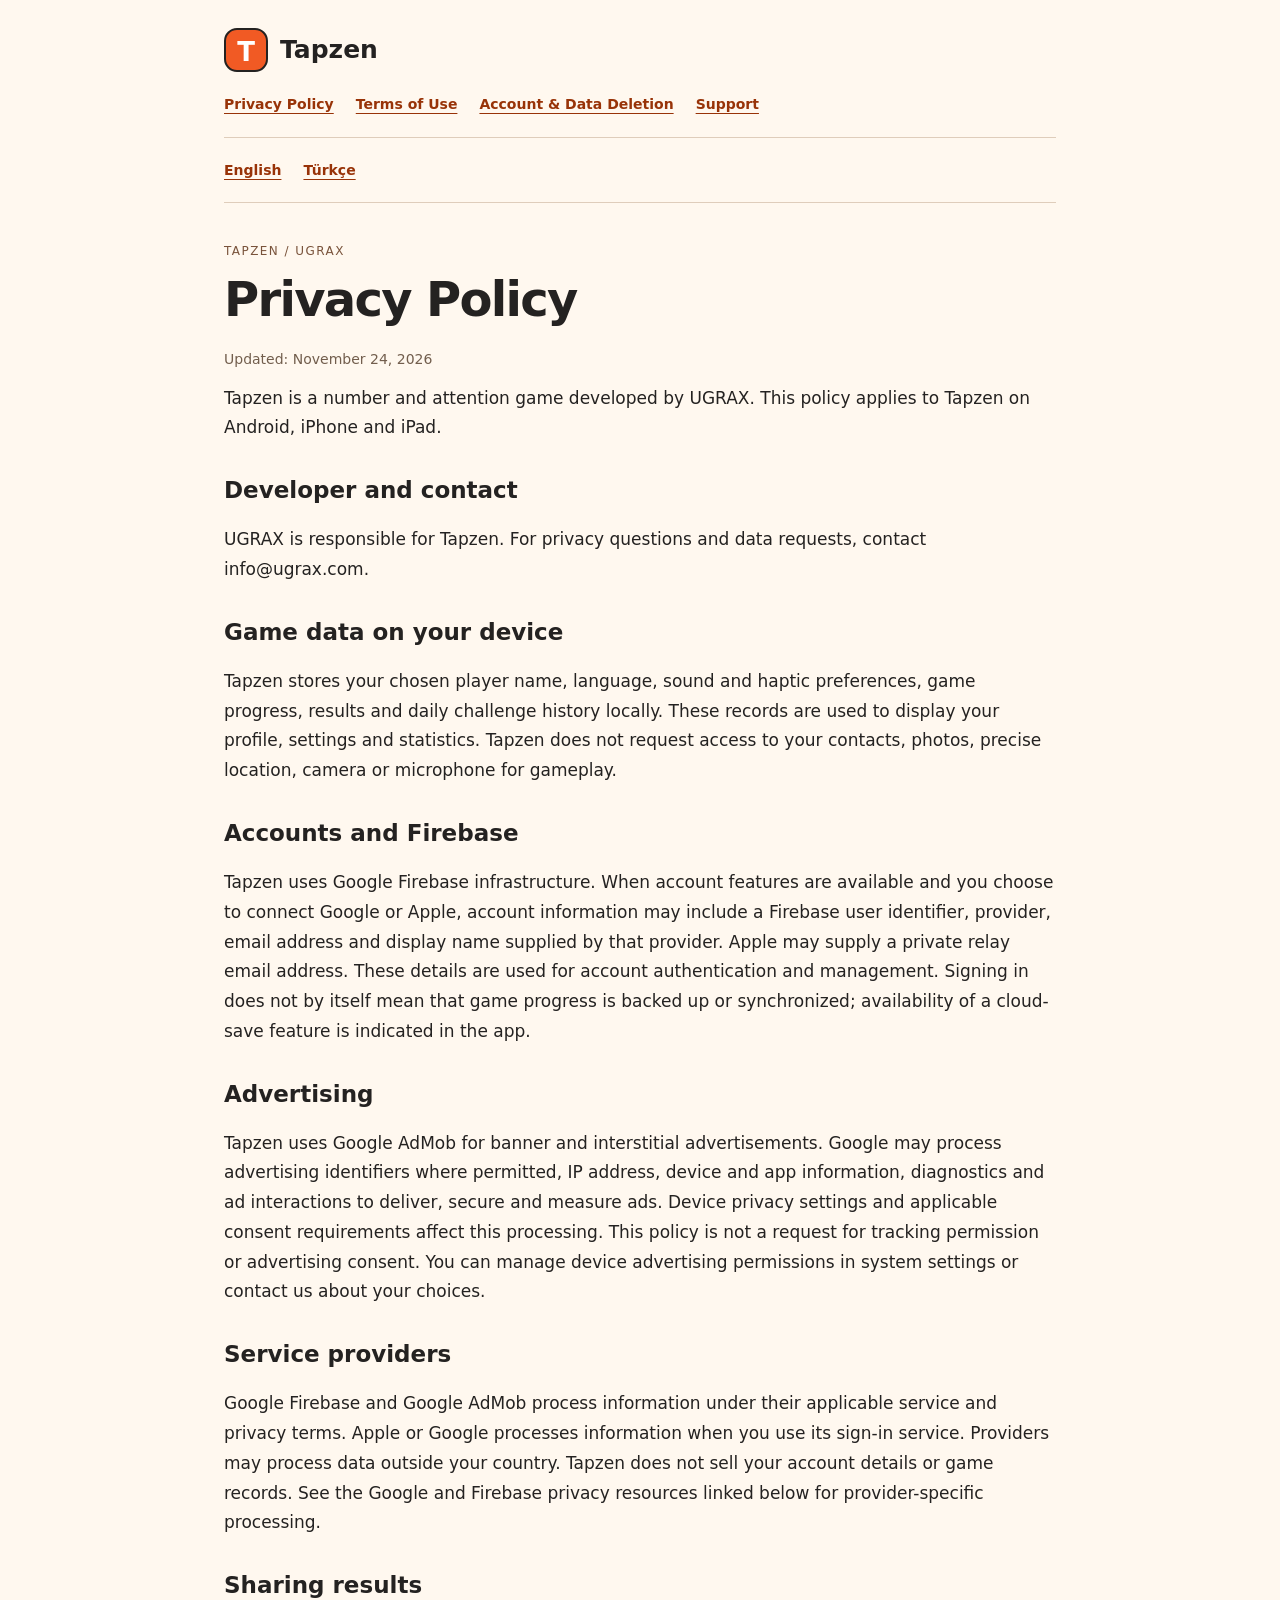
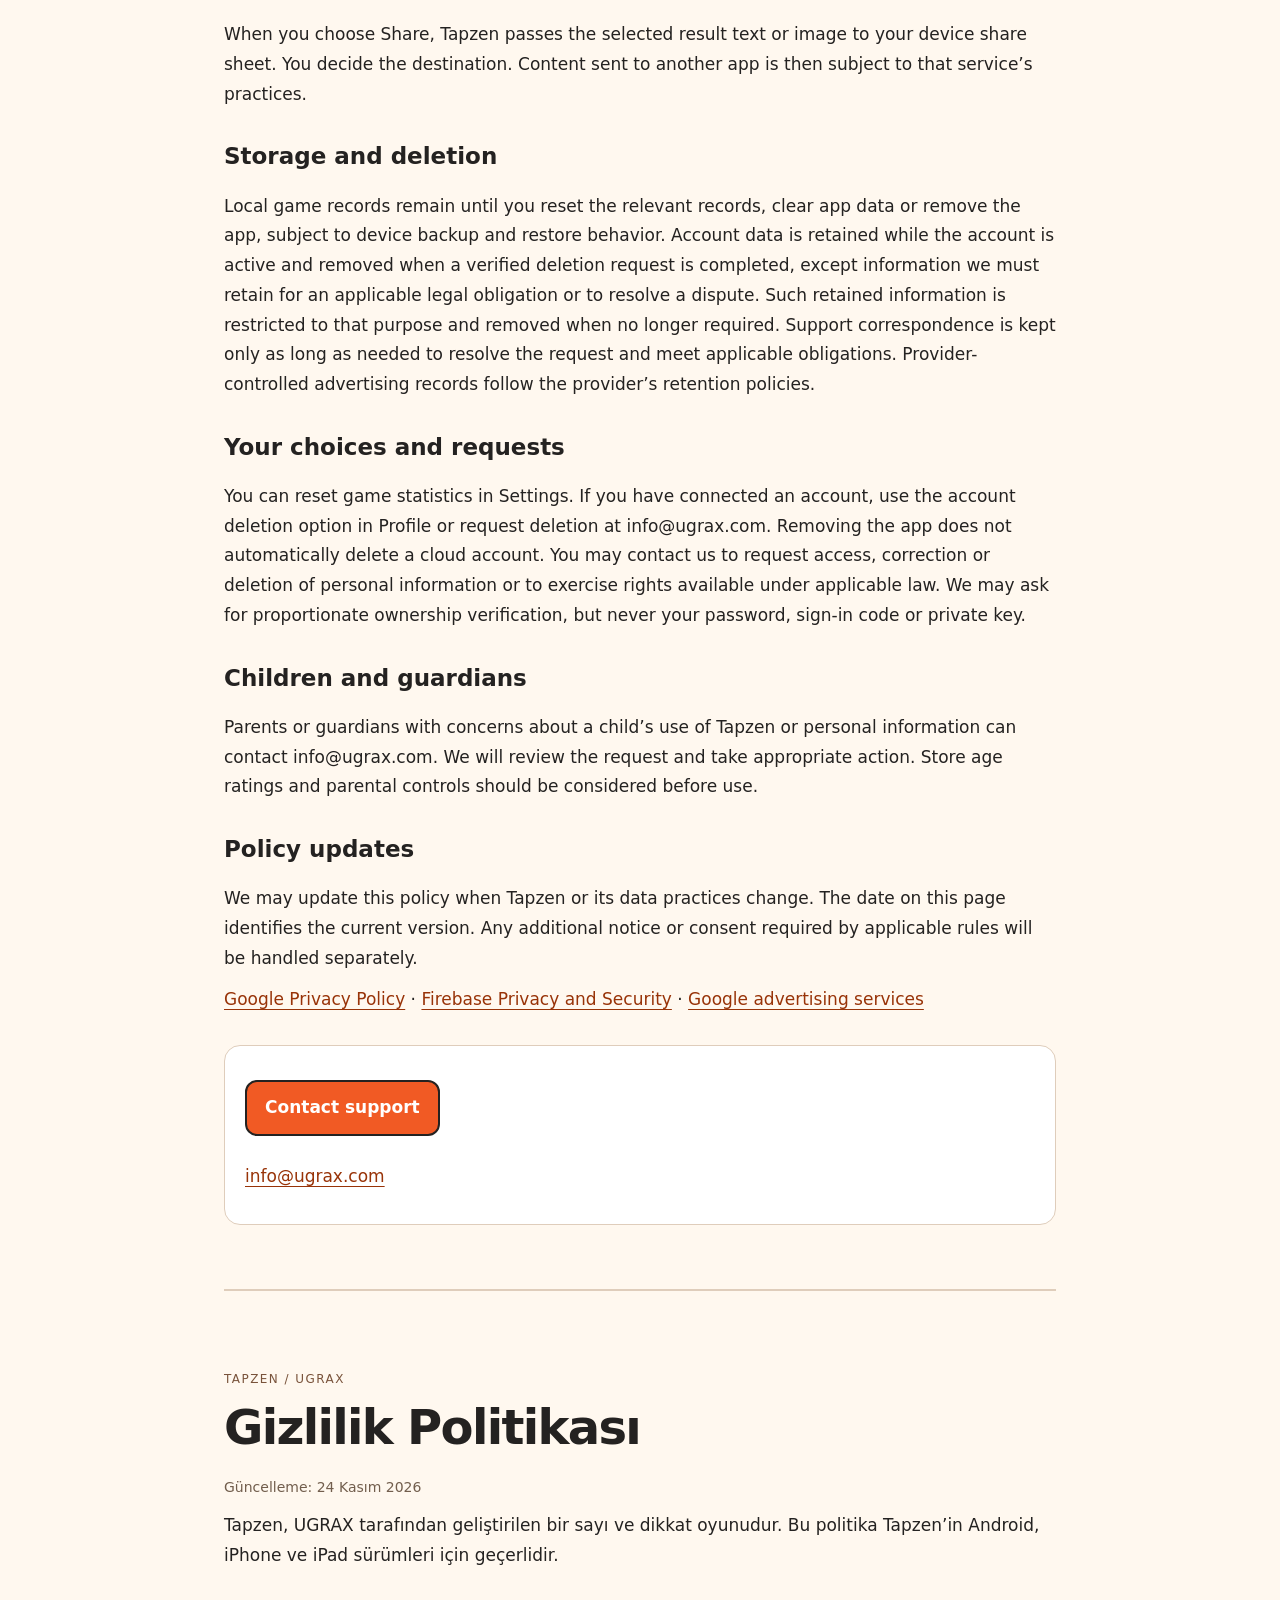
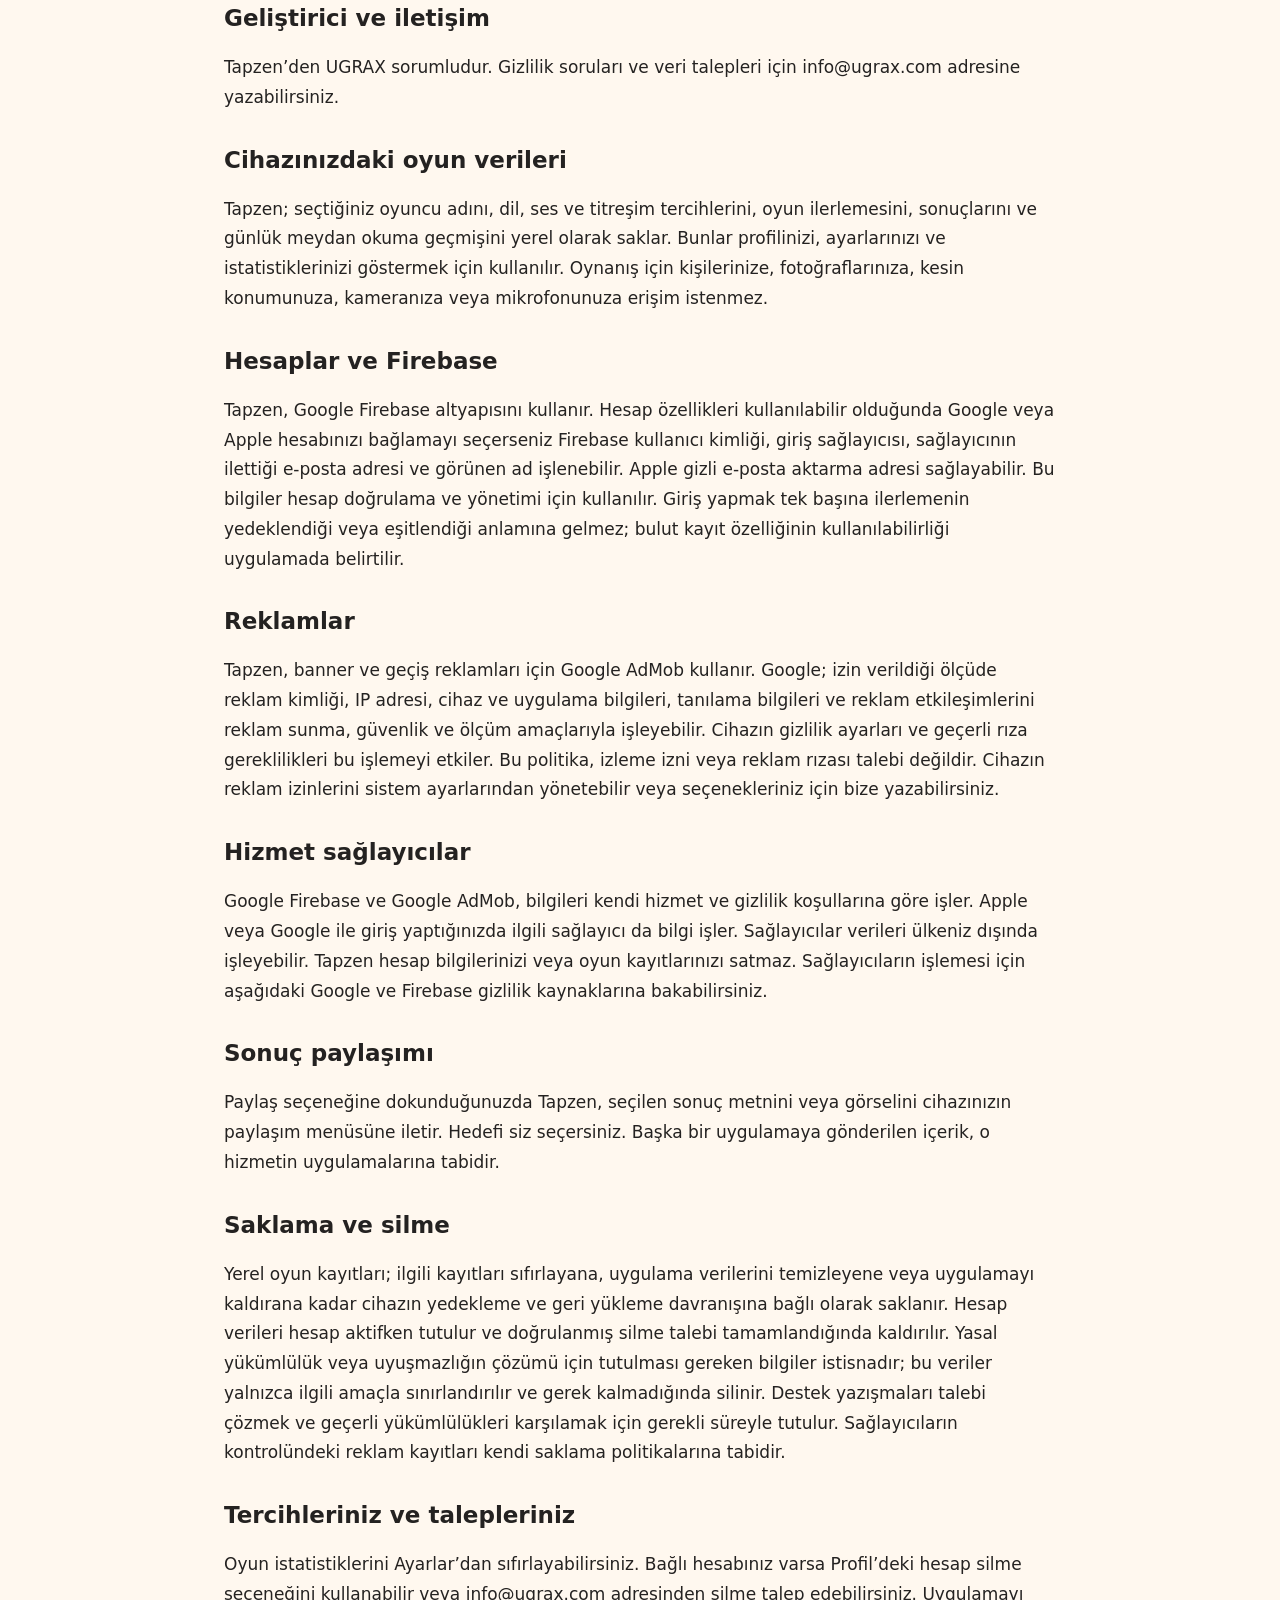
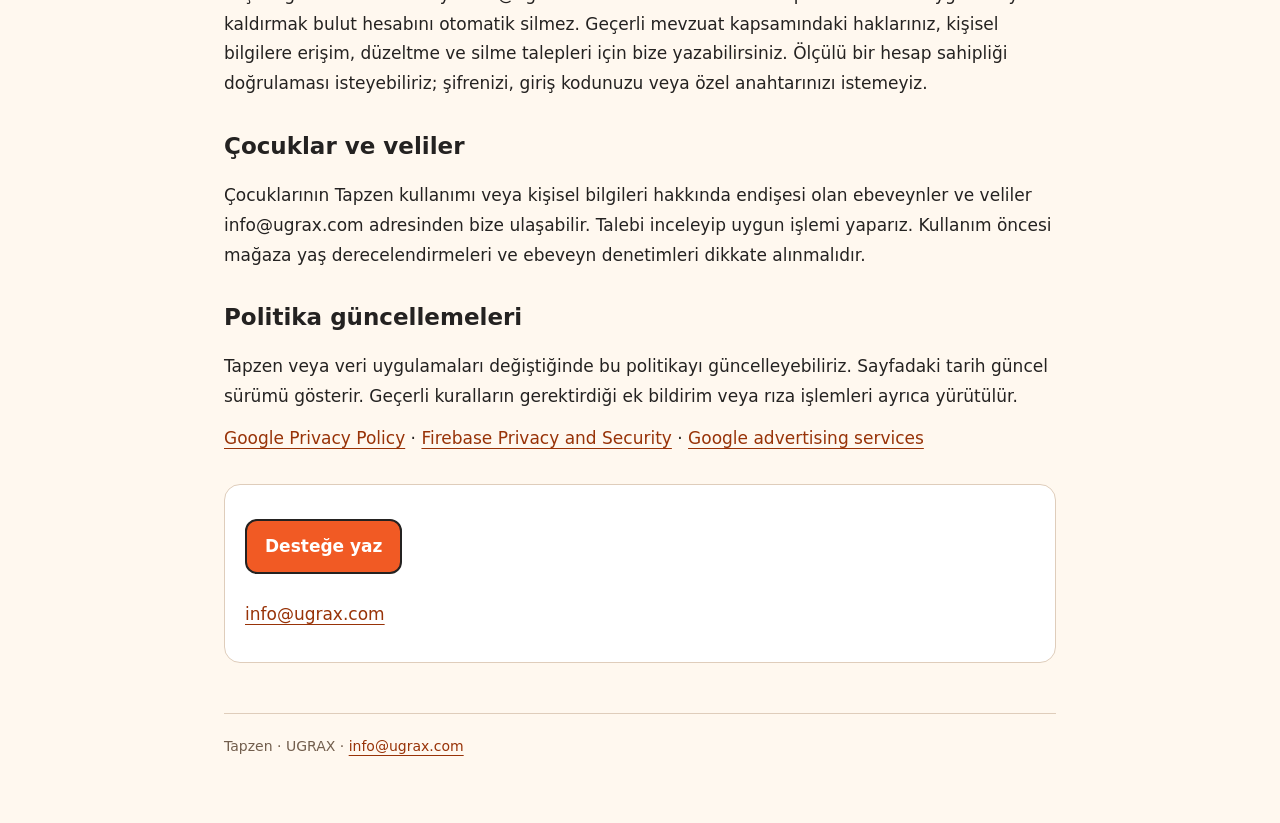
<file: index.html>
<!doctype html>
<html lang="en"><head><meta charset="utf-8"><meta name="viewport" content="width=device-width, initial-scale=1"><meta name="description" content="Tapzen by UGRAX: privacy, terms, support and account deletion."><title>Tapzen · Privacy Policy</title><link rel="stylesheet" href="./style.css"></head>
<body><main class="wrap"><a class="brand" href="./"><span class="mark" aria-hidden="true">T</span>Tapzen</a><nav aria-label="Tapzen"><a href="./privacy/">Privacy Policy</a><a href="./terms/">Terms of Use</a><a href="./delete-account/">Account &amp; Data Deletion</a><a href="./support/">Support</a></nav><nav aria-label="Language"><a href="#en" lang="en">English</a><a href="#tr" lang="tr">Türkçe</a></nav><section class="doc" id="en" lang="en"><p class="eyebrow">Tapzen / UGRAX</p><h1>Privacy Policy</h1><p class="date">Updated: November 24, 2026</p><p>Tapzen is a number and attention game developed by UGRAX. This policy applies to Tapzen on Android, iPhone and iPad.</p><h2>Developer and contact</h2><p>UGRAX is responsible for Tapzen. For privacy questions and data requests, contact info@ugrax.com.</p><h2>Game data on your device</h2><p>Tapzen stores your chosen player name, language, sound and haptic preferences, game progress, results and daily challenge history locally. These records are used to display your profile, settings and statistics. Tapzen does not request access to your contacts, photos, precise location, camera or microphone for gameplay.</p><h2>Accounts and Firebase</h2><p>Tapzen uses Google Firebase infrastructure. When account features are available and you choose to connect Google or Apple, account information may include a Firebase user identifier, provider, email address and display name supplied by that provider. Apple may supply a private relay email address. These details are used for account authentication and management. Signing in does not by itself mean that game progress is backed up or synchronized; availability of a cloud-save feature is indicated in the app.</p><h2>Advertising</h2><p>Tapzen uses Google AdMob for banner and interstitial advertisements. Google may process advertising identifiers where permitted, IP address, device and app information, diagnostics and ad interactions to deliver, secure and measure ads. Device privacy settings and applicable consent requirements affect this processing. This policy is not a request for tracking permission or advertising consent. You can manage device advertising permissions in system settings or contact us about your choices.</p><h2>Service providers</h2><p>Google Firebase and Google AdMob process information under their applicable service and privacy terms. Apple or Google processes information when you use its sign-in service. Providers may process data outside your country. Tapzen does not sell your account details or game records. See the Google and Firebase privacy resources linked below for provider-specific processing.</p><h2>Sharing results</h2><p>When you choose Share, Tapzen passes the selected result text or image to your device share sheet. You decide the destination. Content sent to another app is then subject to that service’s practices.</p><h2>Storage and deletion</h2><p>Local game records remain until you reset the relevant records, clear app data or remove the app, subject to device backup and restore behavior. Account data is retained while the account is active and removed when a verified deletion request is completed, except information we must retain for an applicable legal obligation or to resolve a dispute. Such retained information is restricted to that purpose and removed when no longer required. Support correspondence is kept only as long as needed to resolve the request and meet applicable obligations. Provider-controlled advertising records follow the provider’s retention policies.</p><h2>Your choices and requests</h2><p>You can reset game statistics in Settings. If you have connected an account, use the account deletion option in Profile or request deletion at info@ugrax.com. Removing the app does not automatically delete a cloud account. You may contact us to request access, correction or deletion of personal information or to exercise rights available under applicable law. We may ask for proportionate ownership verification, but never your password, sign-in code or private key.</p><h2>Children and guardians</h2><p>Parents or guardians with concerns about a child’s use of Tapzen or personal information can contact info@ugrax.com. We will review the request and take appropriate action. Store age ratings and parental controls should be considered before use.</p><h2>Policy updates</h2><p>We may update this policy when Tapzen or its data practices change. The date on this page identifies the current version. Any additional notice or consent required by applicable rules will be handled separately.</p><p><a href="https://policies.google.com/privacy">Google Privacy Policy</a> · <a href="https://firebase.google.com/support/privacy">Firebase Privacy and Security</a> · <a href="https://policies.google.com/technologies/partner-sites">Google advertising services</a></p><div class="contact"><a class="button" href="mailto:info@ugrax.com?subject=Tapzen%20support">Contact support</a><p><a href="mailto:info@ugrax.com">info@ugrax.com</a></p></div></section><section class="doc" id="tr" lang="tr"><p class="eyebrow">Tapzen / UGRAX</p><h1>Gizlilik Politikası</h1><p class="date">Güncelleme: 24 Kasım 2026</p><p>Tapzen, UGRAX tarafından geliştirilen bir sayı ve dikkat oyunudur. Bu politika Tapzen’in Android, iPhone ve iPad sürümleri için geçerlidir.</p><h2>Geliştirici ve iletişim</h2><p>Tapzen’den UGRAX sorumludur. Gizlilik soruları ve veri talepleri için info@ugrax.com adresine yazabilirsiniz.</p><h2>Cihazınızdaki oyun verileri</h2><p>Tapzen; seçtiğiniz oyuncu adını, dil, ses ve titreşim tercihlerini, oyun ilerlemesini, sonuçlarını ve günlük meydan okuma geçmişini yerel olarak saklar. Bunlar profilinizi, ayarlarınızı ve istatistiklerinizi göstermek için kullanılır. Oynanış için kişilerinize, fotoğraflarınıza, kesin konumunuza, kameranıza veya mikrofonunuza erişim istenmez.</p><h2>Hesaplar ve Firebase</h2><p>Tapzen, Google Firebase altyapısını kullanır. Hesap özellikleri kullanılabilir olduğunda Google veya Apple hesabınızı bağlamayı seçerseniz Firebase kullanıcı kimliği, giriş sağlayıcısı, sağlayıcının ilettiği e-posta adresi ve görünen ad işlenebilir. Apple gizli e-posta aktarma adresi sağlayabilir. Bu bilgiler hesap doğrulama ve yönetimi için kullanılır. Giriş yapmak tek başına ilerlemenin yedeklendiği veya eşitlendiği anlamına gelmez; bulut kayıt özelliğinin kullanılabilirliği uygulamada belirtilir.</p><h2>Reklamlar</h2><p>Tapzen, banner ve geçiş reklamları için Google AdMob kullanır. Google; izin verildiği ölçüde reklam kimliği, IP adresi, cihaz ve uygulama bilgileri, tanılama bilgileri ve reklam etkileşimlerini reklam sunma, güvenlik ve ölçüm amaçlarıyla işleyebilir. Cihazın gizlilik ayarları ve geçerli rıza gereklilikleri bu işlemeyi etkiler. Bu politika, izleme izni veya reklam rızası talebi değildir. Cihazın reklam izinlerini sistem ayarlarından yönetebilir veya seçenekleriniz için bize yazabilirsiniz.</p><h2>Hizmet sağlayıcılar</h2><p>Google Firebase ve Google AdMob, bilgileri kendi hizmet ve gizlilik koşullarına göre işler. Apple veya Google ile giriş yaptığınızda ilgili sağlayıcı da bilgi işler. Sağlayıcılar verileri ülkeniz dışında işleyebilir. Tapzen hesap bilgilerinizi veya oyun kayıtlarınızı satmaz. Sağlayıcıların işlemesi için aşağıdaki Google ve Firebase gizlilik kaynaklarına bakabilirsiniz.</p><h2>Sonuç paylaşımı</h2><p>Paylaş seçeneğine dokunduğunuzda Tapzen, seçilen sonuç metnini veya görselini cihazınızın paylaşım menüsüne iletir. Hedefi siz seçersiniz. Başka bir uygulamaya gönderilen içerik, o hizmetin uygulamalarına tabidir.</p><h2>Saklama ve silme</h2><p>Yerel oyun kayıtları; ilgili kayıtları sıfırlayana, uygulama verilerini temizleyene veya uygulamayı kaldırana kadar cihazın yedekleme ve geri yükleme davranışına bağlı olarak saklanır. Hesap verileri hesap aktifken tutulur ve doğrulanmış silme talebi tamamlandığında kaldırılır. Yasal yükümlülük veya uyuşmazlığın çözümü için tutulması gereken bilgiler istisnadır; bu veriler yalnızca ilgili amaçla sınırlandırılır ve gerek kalmadığında silinir. Destek yazışmaları talebi çözmek ve geçerli yükümlülükleri karşılamak için gerekli süreyle tutulur. Sağlayıcıların kontrolündeki reklam kayıtları kendi saklama politikalarına tabidir.</p><h2>Tercihleriniz ve talepleriniz</h2><p>Oyun istatistiklerini Ayarlar’dan sıfırlayabilirsiniz. Bağlı hesabınız varsa Profil’deki hesap silme seçeneğini kullanabilir veya info@ugrax.com adresinden silme talep edebilirsiniz. Uygulamayı kaldırmak bulut hesabını otomatik silmez. Geçerli mevzuat kapsamındaki haklarınız, kişisel bilgilere erişim, düzeltme ve silme talepleri için bize yazabilirsiniz. Ölçülü bir hesap sahipliği doğrulaması isteyebiliriz; şifrenizi, giriş kodunuzu veya özel anahtarınızı istemeyiz.</p><h2>Çocuklar ve veliler</h2><p>Çocuklarının Tapzen kullanımı veya kişisel bilgileri hakkında endişesi olan ebeveynler ve veliler info@ugrax.com adresinden bize ulaşabilir. Talebi inceleyip uygun işlemi yaparız. Kullanım öncesi mağaza yaş derecelendirmeleri ve ebeveyn denetimleri dikkate alınmalıdır.</p><h2>Politika güncellemeleri</h2><p>Tapzen veya veri uygulamaları değiştiğinde bu politikayı güncelleyebiliriz. Sayfadaki tarih güncel sürümü gösterir. Geçerli kuralların gerektirdiği ek bildirim veya rıza işlemleri ayrıca yürütülür.</p><p><a href="https://policies.google.com/privacy">Google Privacy Policy</a> · <a href="https://firebase.google.com/support/privacy">Firebase Privacy and Security</a> · <a href="https://policies.google.com/technologies/partner-sites">Google advertising services</a></p><div class="contact"><a class="button" href="mailto:info@ugrax.com?subject=Tapzen%20support">Desteğe yaz</a><p><a href="mailto:info@ugrax.com">info@ugrax.com</a></p></div></section><footer>Tapzen · UGRAX · <a href="mailto:info@ugrax.com">info@ugrax.com</a></footer></main></body></html>
</file>
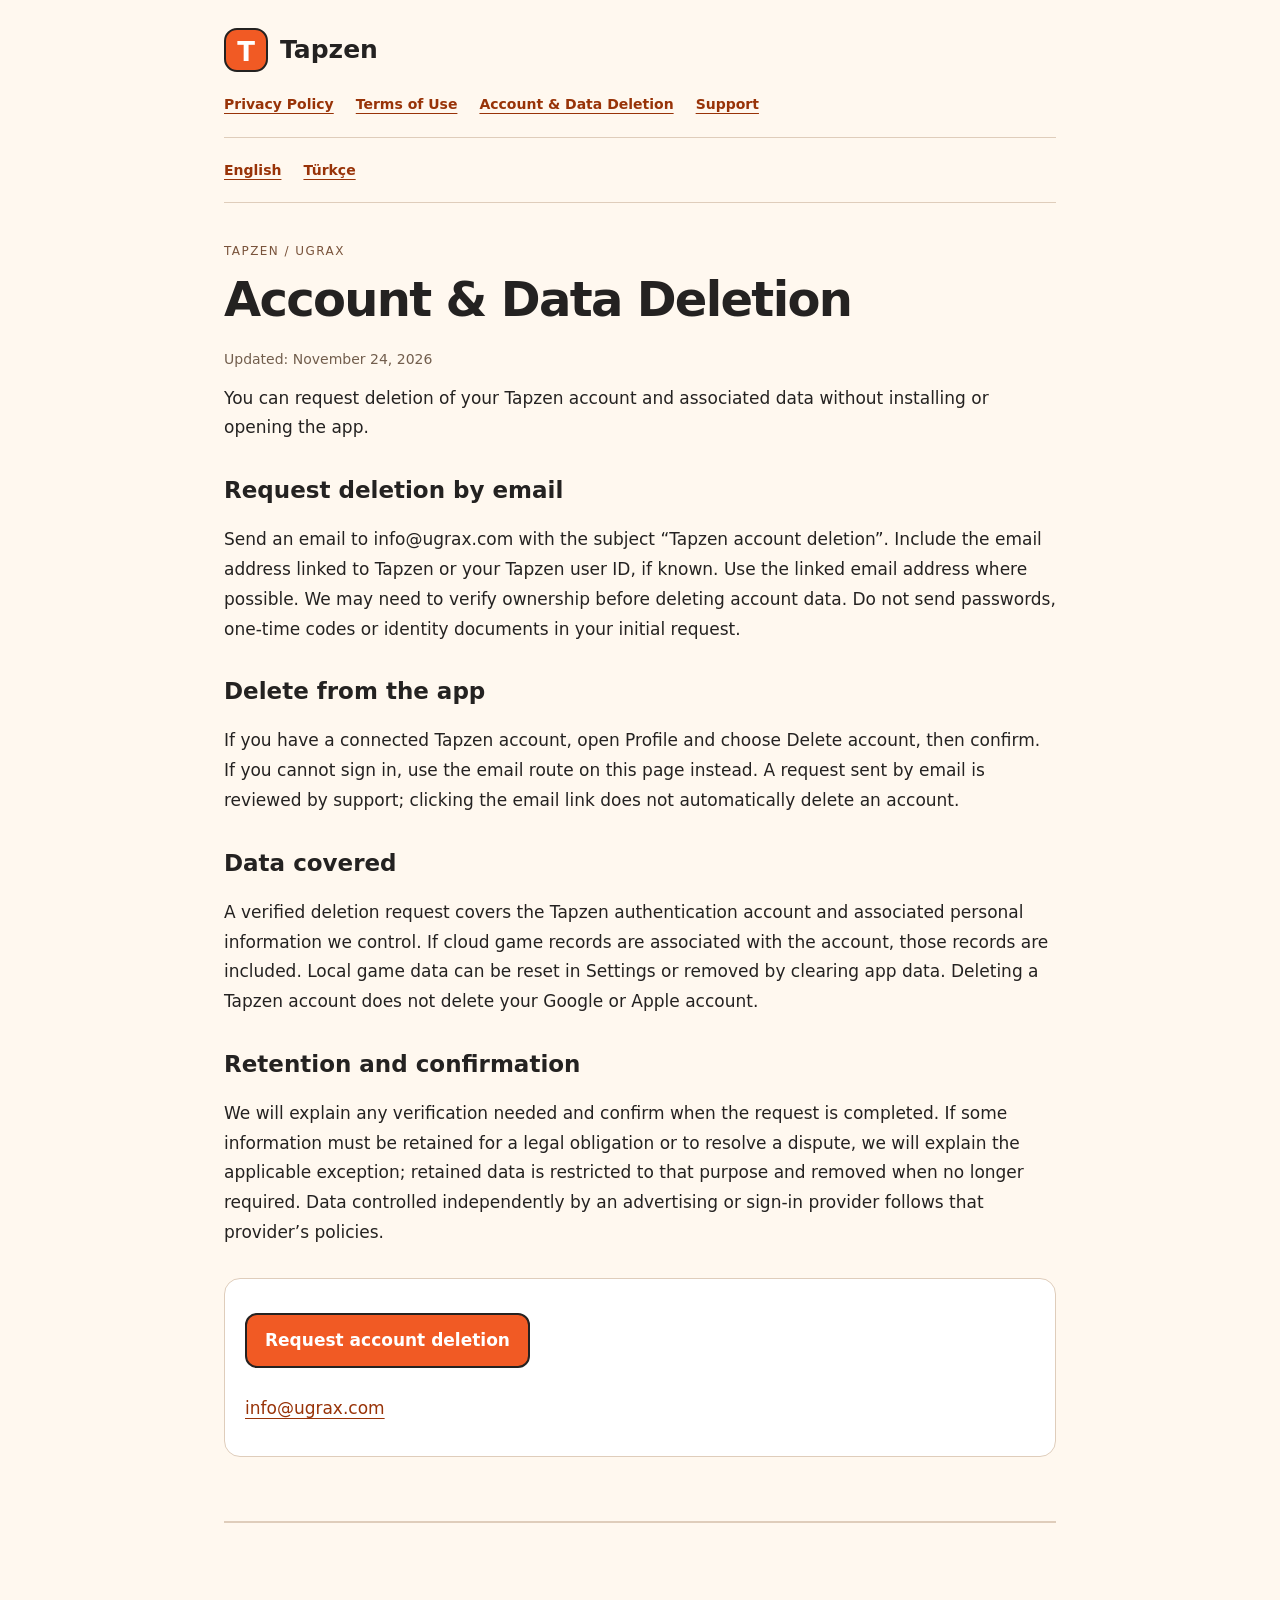
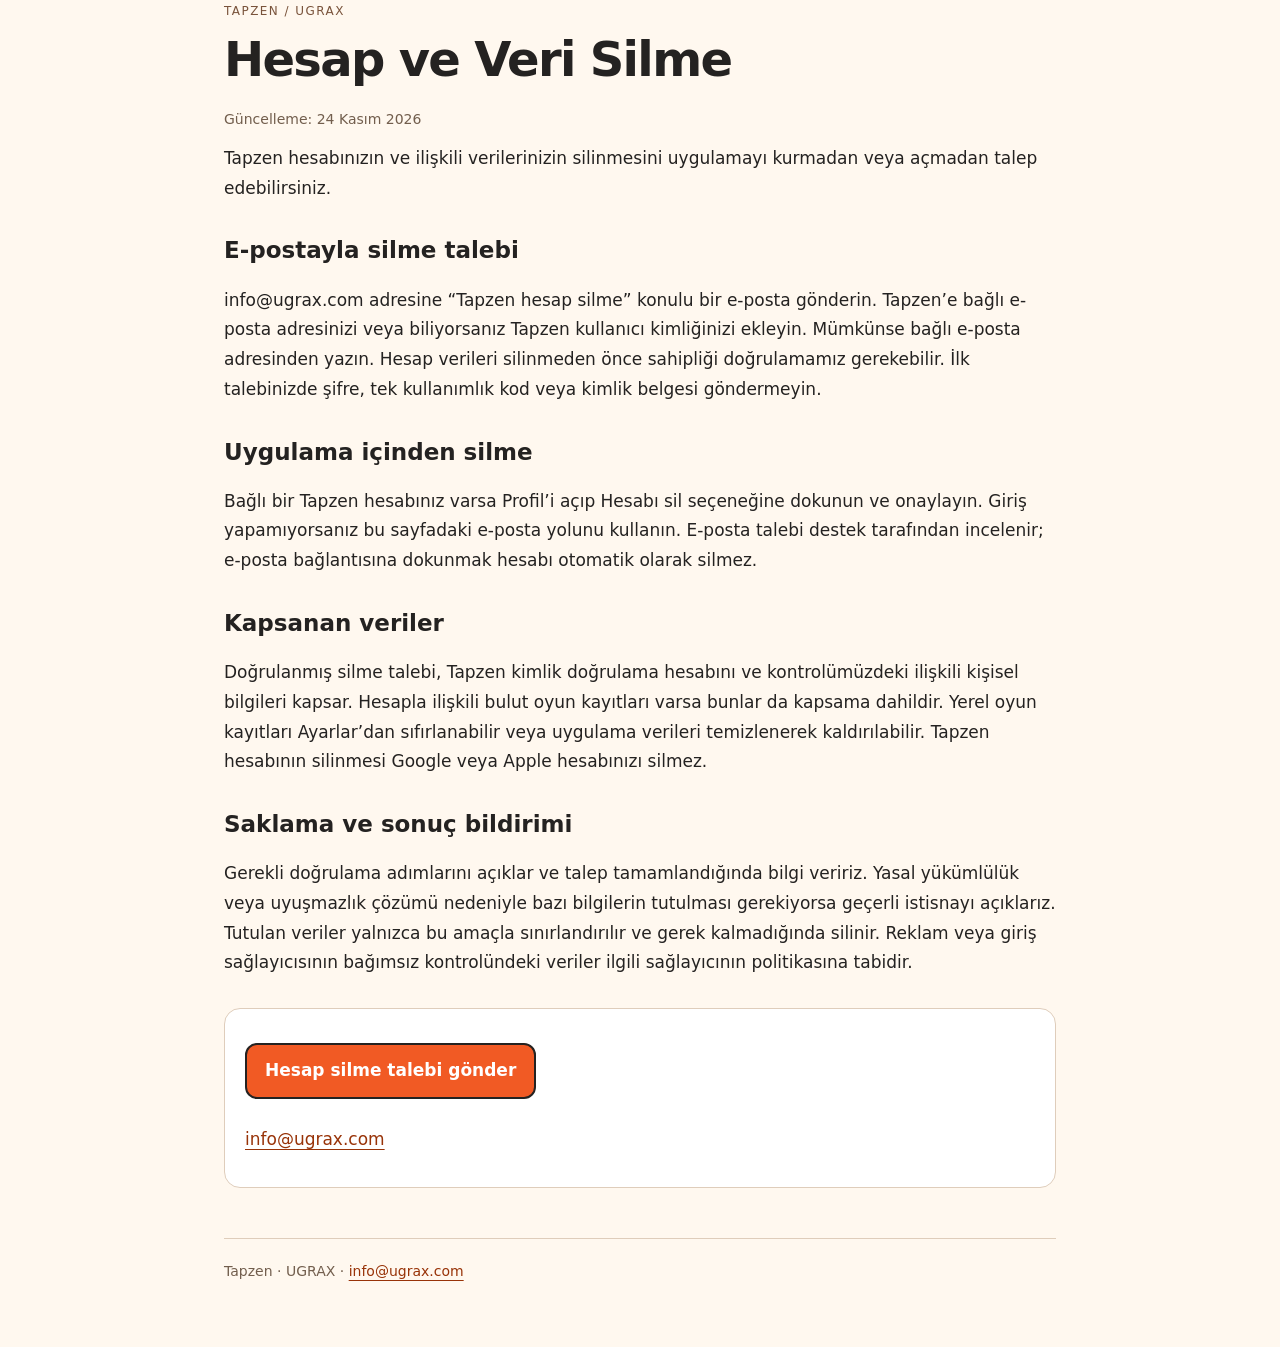
<file: delete-account/index.html>
<!doctype html>
<html lang="en"><head><meta charset="utf-8"><meta name="viewport" content="width=device-width, initial-scale=1"><meta name="description" content="Tapzen by UGRAX: privacy, terms, support and account deletion."><title>Tapzen · Account &amp; Data Deletion</title><link rel="stylesheet" href="../style.css"></head>
<body><main class="wrap"><a class="brand" href="../"><span class="mark" aria-hidden="true">T</span>Tapzen</a><nav aria-label="Tapzen"><a href="../privacy/">Privacy Policy</a><a href="../terms/">Terms of Use</a><a href="../delete-account/">Account &amp; Data Deletion</a><a href="../support/">Support</a></nav><nav aria-label="Language"><a href="#en" lang="en">English</a><a href="#tr" lang="tr">Türkçe</a></nav><section class="doc" id="en" lang="en"><p class="eyebrow">Tapzen / UGRAX</p><h1>Account &amp; Data Deletion</h1><p class="date">Updated: November 24, 2026</p><p>You can request deletion of your Tapzen account and associated data without installing or opening the app.</p><h2>Request deletion by email</h2><p>Send an email to info@ugrax.com with the subject “Tapzen account deletion”. Include the email address linked to Tapzen or your Tapzen user ID, if known. Use the linked email address where possible. We may need to verify ownership before deleting account data. Do not send passwords, one-time codes or identity documents in your initial request.</p><h2>Delete from the app</h2><p>If you have a connected Tapzen account, open Profile and choose Delete account, then confirm. If you cannot sign in, use the email route on this page instead. A request sent by email is reviewed by support; clicking the email link does not automatically delete an account.</p><h2>Data covered</h2><p>A verified deletion request covers the Tapzen authentication account and associated personal information we control. If cloud game records are associated with the account, those records are included. Local game data can be reset in Settings or removed by clearing app data. Deleting a Tapzen account does not delete your Google or Apple account.</p><h2>Retention and confirmation</h2><p>We will explain any verification needed and confirm when the request is completed. If some information must be retained for a legal obligation or to resolve a dispute, we will explain the applicable exception; retained data is restricted to that purpose and removed when no longer required. Data controlled independently by an advertising or sign-in provider follows that provider’s policies.</p><div class="contact"><a class="button" href="mailto:info@ugrax.com?subject=Tapzen%20account%20deletion&amp;body=Hello%2C%20I%20would%20like%20to%20delete%20my%20Tapzen%20account%20and%20associated%20data.%0AAccount%20email%20or%20user%20ID%3A%20%0APlease%20let%20me%20know%20how%20to%20verify%20account%20ownership.">Request account deletion</a><p><a href="mailto:info@ugrax.com">info@ugrax.com</a></p></div></section><section class="doc" id="tr" lang="tr"><p class="eyebrow">Tapzen / UGRAX</p><h1>Hesap ve Veri Silme</h1><p class="date">Güncelleme: 24 Kasım 2026</p><p>Tapzen hesabınızın ve ilişkili verilerinizin silinmesini uygulamayı kurmadan veya açmadan talep edebilirsiniz.</p><h2>E-postayla silme talebi</h2><p>info@ugrax.com adresine “Tapzen hesap silme” konulu bir e-posta gönderin. Tapzen’e bağlı e-posta adresinizi veya biliyorsanız Tapzen kullanıcı kimliğinizi ekleyin. Mümkünse bağlı e-posta adresinden yazın. Hesap verileri silinmeden önce sahipliği doğrulamamız gerekebilir. İlk talebinizde şifre, tek kullanımlık kod veya kimlik belgesi göndermeyin.</p><h2>Uygulama içinden silme</h2><p>Bağlı bir Tapzen hesabınız varsa Profil’i açıp Hesabı sil seçeneğine dokunun ve onaylayın. Giriş yapamıyorsanız bu sayfadaki e-posta yolunu kullanın. E-posta talebi destek tarafından incelenir; e-posta bağlantısına dokunmak hesabı otomatik olarak silmez.</p><h2>Kapsanan veriler</h2><p>Doğrulanmış silme talebi, Tapzen kimlik doğrulama hesabını ve kontrolümüzdeki ilişkili kişisel bilgileri kapsar. Hesapla ilişkili bulut oyun kayıtları varsa bunlar da kapsama dahildir. Yerel oyun kayıtları Ayarlar’dan sıfırlanabilir veya uygulama verileri temizlenerek kaldırılabilir. Tapzen hesabının silinmesi Google veya Apple hesabınızı silmez.</p><h2>Saklama ve sonuç bildirimi</h2><p>Gerekli doğrulama adımlarını açıklar ve talep tamamlandığında bilgi veririz. Yasal yükümlülük veya uyuşmazlık çözümü nedeniyle bazı bilgilerin tutulması gerekiyorsa geçerli istisnayı açıklarız. Tutulan veriler yalnızca bu amaçla sınırlandırılır ve gerek kalmadığında silinir. Reklam veya giriş sağlayıcısının bağımsız kontrolündeki veriler ilgili sağlayıcının politikasına tabidir.</p><div class="contact"><a class="button" href="mailto:info@ugrax.com?subject=Tapzen%20hesap%20silme&amp;body=Merhaba%2C%20Tapzen%20hesab%C4%B1m%C4%B1n%20ve%20ili%C5%9Fkili%20verilerimin%20silinmesini%20istiyorum.%0AHesap%20e-postas%C4%B1%20veya%20kullan%C4%B1c%C4%B1%20kimli%C4%9Fi%3A%20%0AHesap%20sahipli%C4%9Fini%20nas%C4%B1l%20do%C4%9Frulayabilece%C4%9Fimi%20bildirir%20misiniz%3F">Hesap silme talebi gönder</a><p><a href="mailto:info@ugrax.com">info@ugrax.com</a></p></div></section><footer>Tapzen · UGRAX · <a href="mailto:info@ugrax.com">info@ugrax.com</a></footer></main></body></html>
</file>
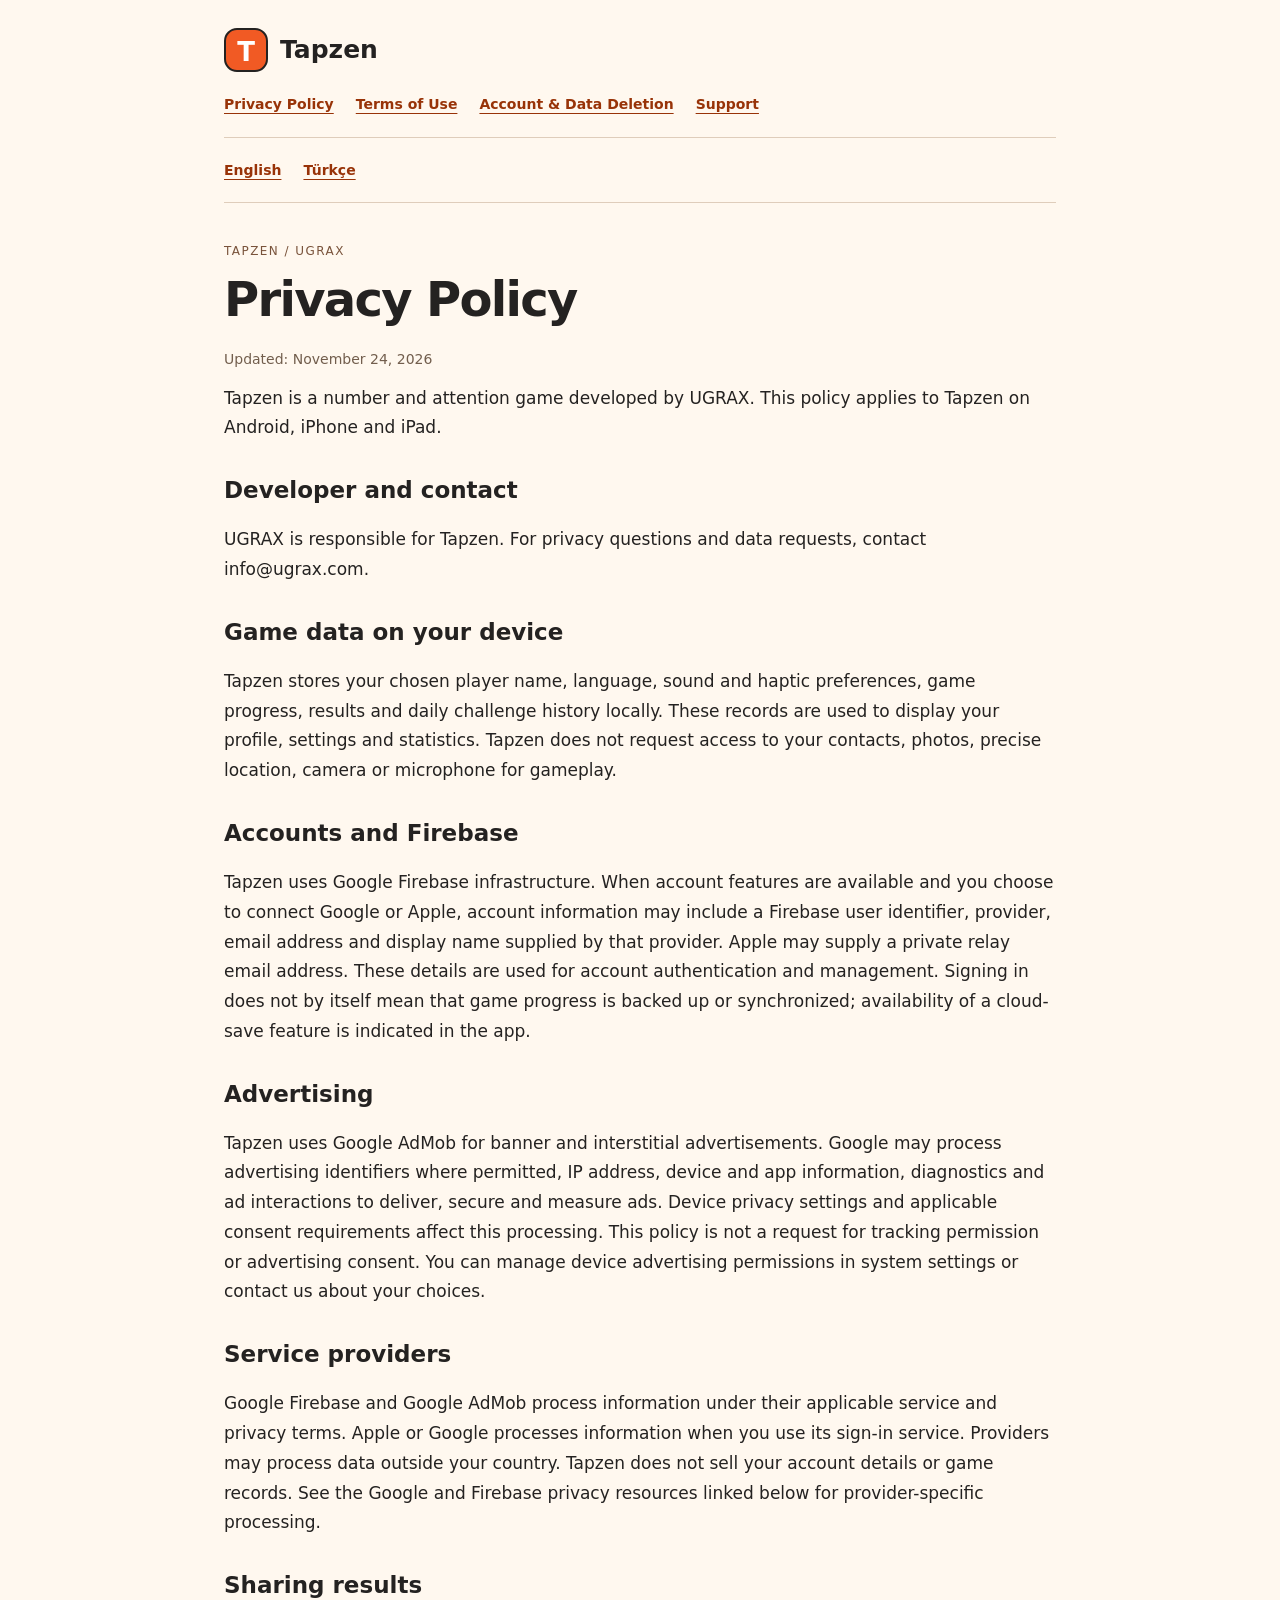
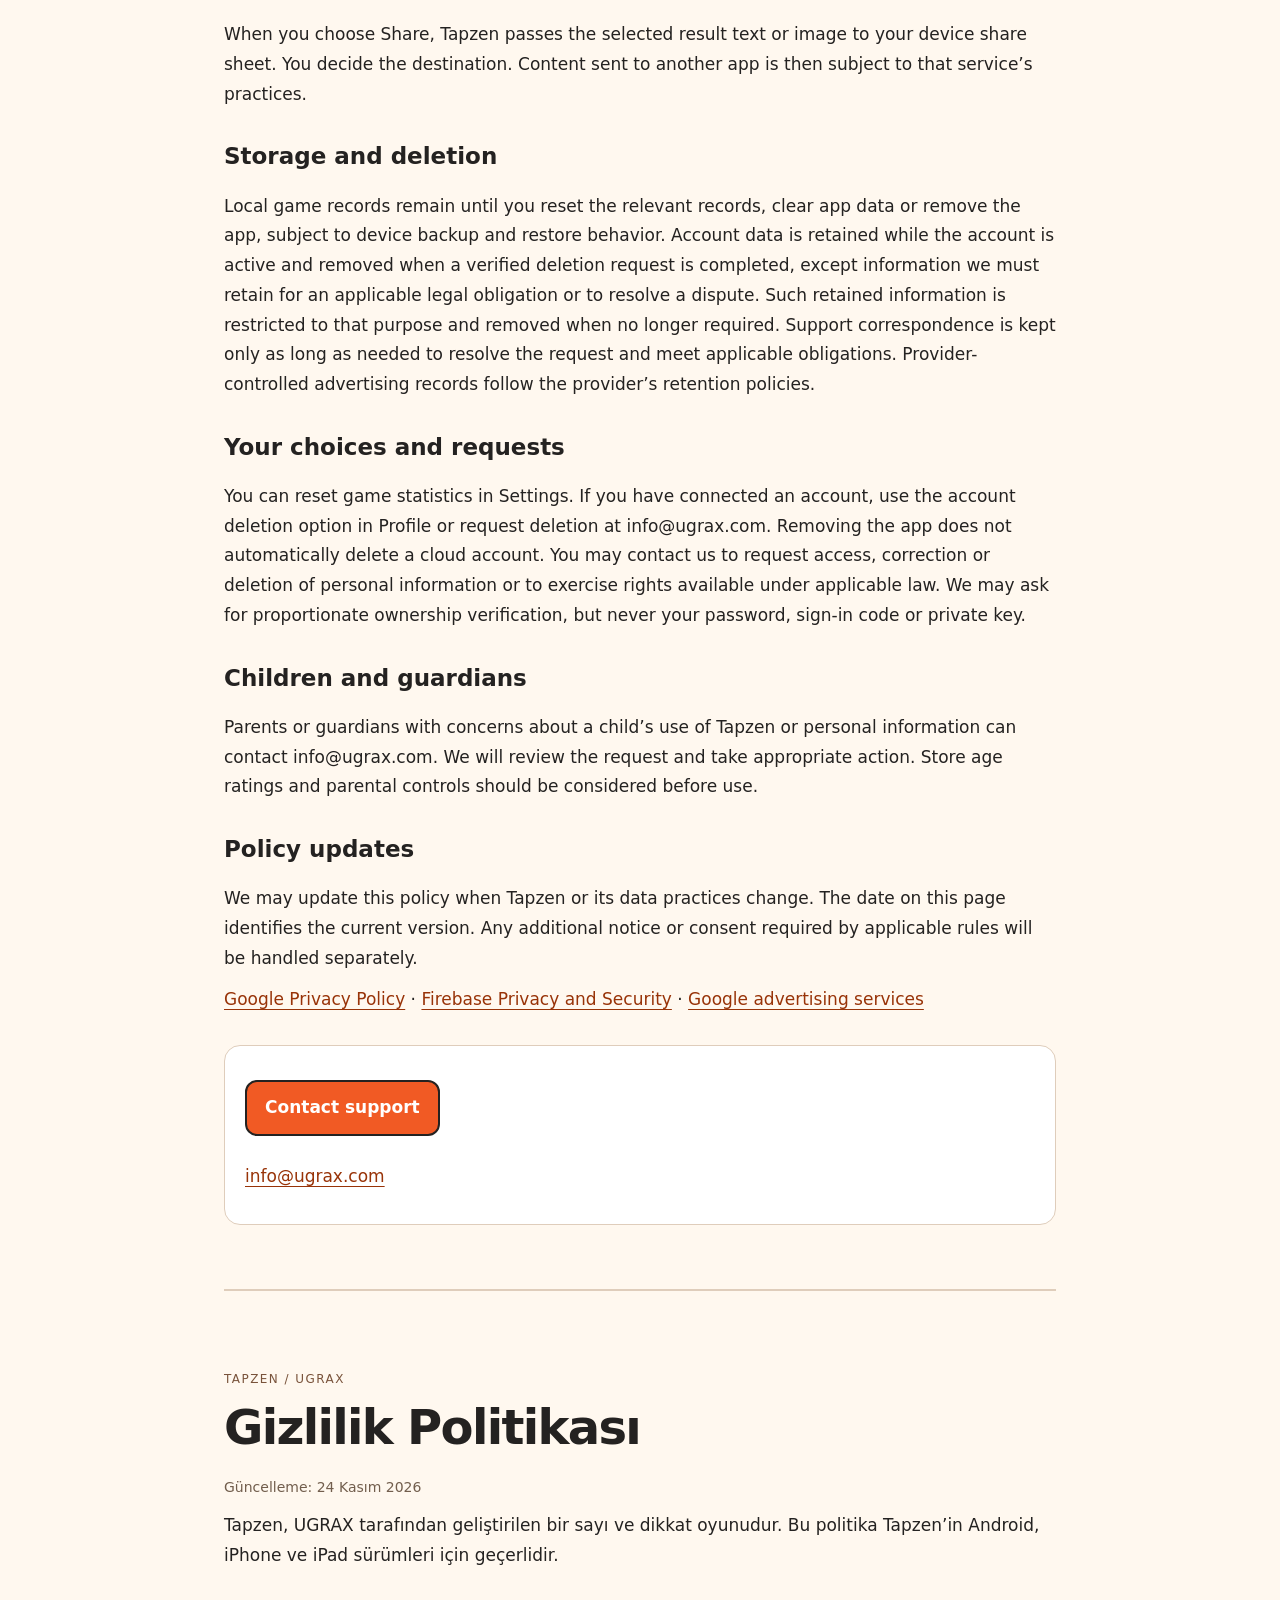
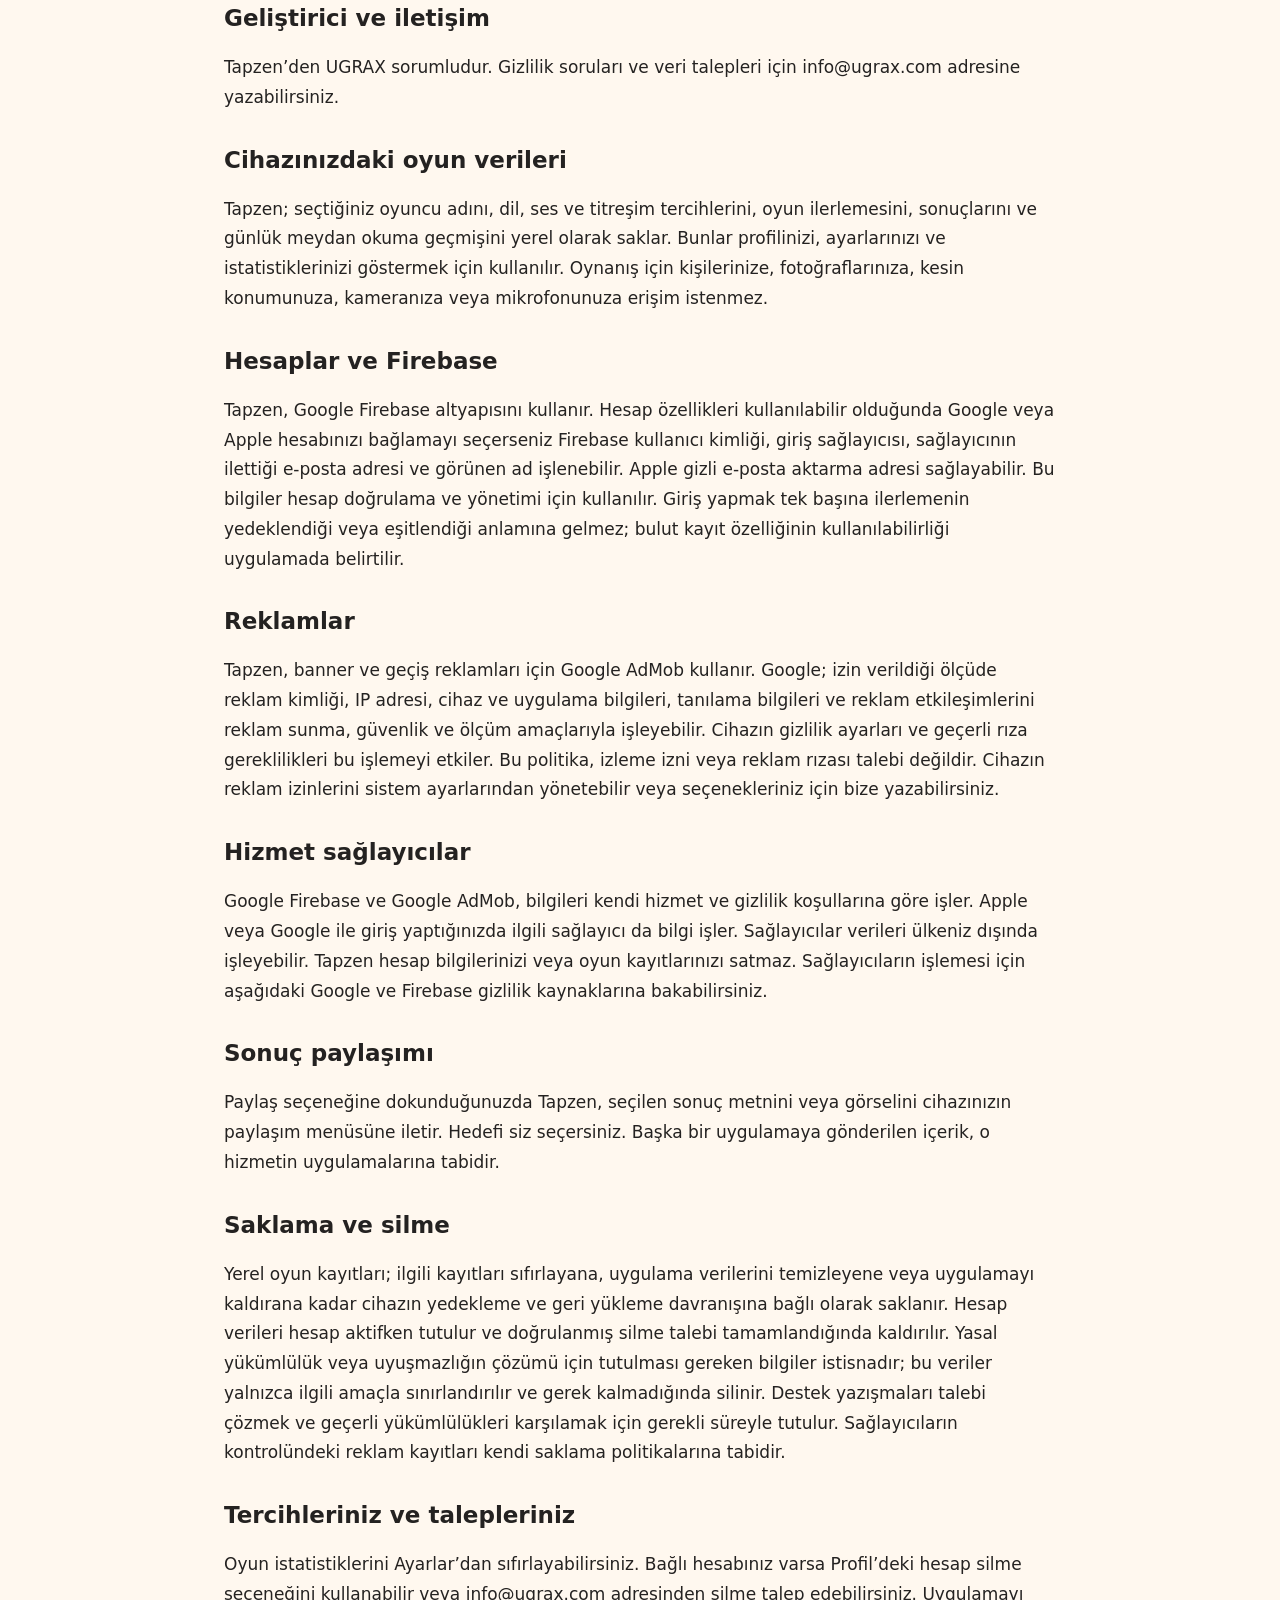
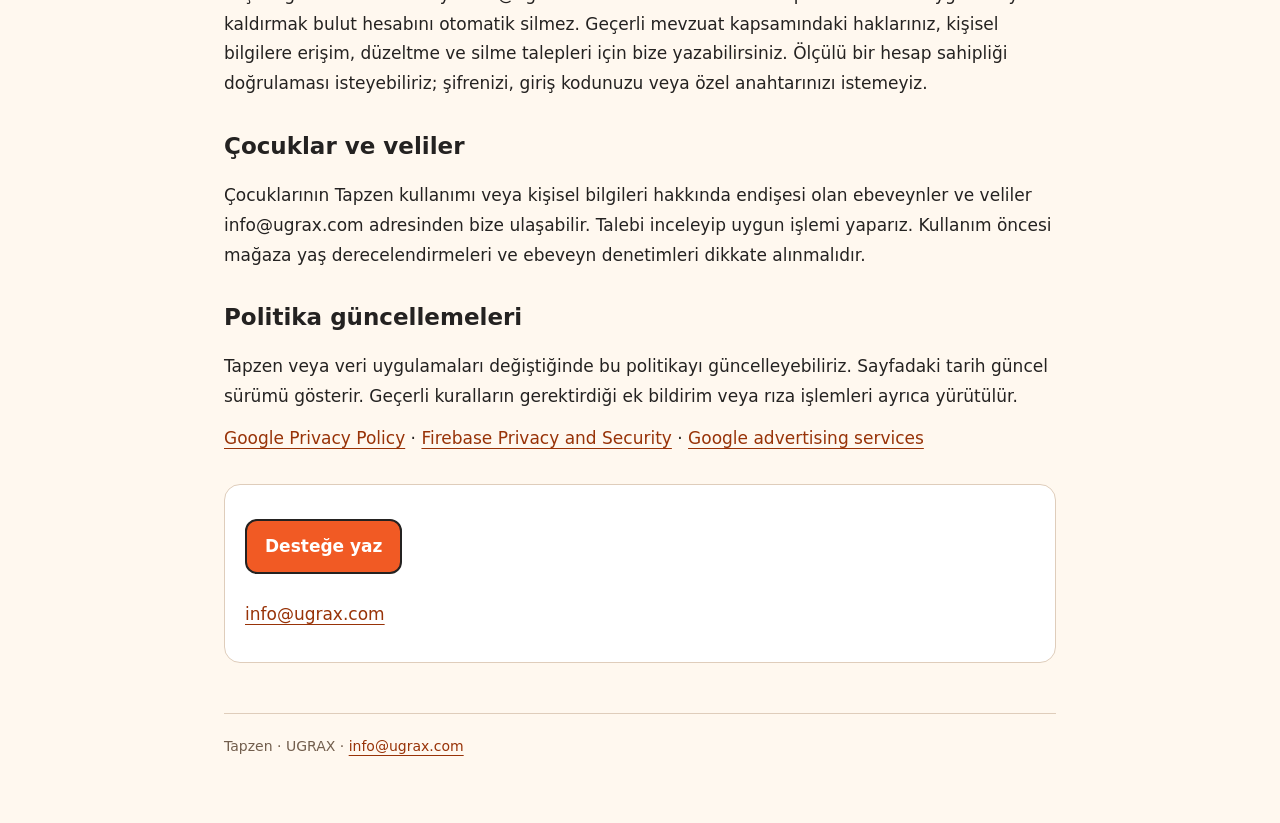
<file: privacy/index.html>
<!doctype html>
<html lang="en"><head><meta charset="utf-8"><meta name="viewport" content="width=device-width, initial-scale=1"><meta name="description" content="Tapzen by UGRAX: privacy, terms, support and account deletion."><title>Tapzen · Privacy Policy</title><link rel="stylesheet" href="../style.css"></head>
<body><main class="wrap"><a class="brand" href="../"><span class="mark" aria-hidden="true">T</span>Tapzen</a><nav aria-label="Tapzen"><a href="../privacy/">Privacy Policy</a><a href="../terms/">Terms of Use</a><a href="../delete-account/">Account &amp; Data Deletion</a><a href="../support/">Support</a></nav><nav aria-label="Language"><a href="#en" lang="en">English</a><a href="#tr" lang="tr">Türkçe</a></nav><section class="doc" id="en" lang="en"><p class="eyebrow">Tapzen / UGRAX</p><h1>Privacy Policy</h1><p class="date">Updated: November 24, 2026</p><p>Tapzen is a number and attention game developed by UGRAX. This policy applies to Tapzen on Android, iPhone and iPad.</p><h2>Developer and contact</h2><p>UGRAX is responsible for Tapzen. For privacy questions and data requests, contact info@ugrax.com.</p><h2>Game data on your device</h2><p>Tapzen stores your chosen player name, language, sound and haptic preferences, game progress, results and daily challenge history locally. These records are used to display your profile, settings and statistics. Tapzen does not request access to your contacts, photos, precise location, camera or microphone for gameplay.</p><h2>Accounts and Firebase</h2><p>Tapzen uses Google Firebase infrastructure. When account features are available and you choose to connect Google or Apple, account information may include a Firebase user identifier, provider, email address and display name supplied by that provider. Apple may supply a private relay email address. These details are used for account authentication and management. Signing in does not by itself mean that game progress is backed up or synchronized; availability of a cloud-save feature is indicated in the app.</p><h2>Advertising</h2><p>Tapzen uses Google AdMob for banner and interstitial advertisements. Google may process advertising identifiers where permitted, IP address, device and app information, diagnostics and ad interactions to deliver, secure and measure ads. Device privacy settings and applicable consent requirements affect this processing. This policy is not a request for tracking permission or advertising consent. You can manage device advertising permissions in system settings or contact us about your choices.</p><h2>Service providers</h2><p>Google Firebase and Google AdMob process information under their applicable service and privacy terms. Apple or Google processes information when you use its sign-in service. Providers may process data outside your country. Tapzen does not sell your account details or game records. See the Google and Firebase privacy resources linked below for provider-specific processing.</p><h2>Sharing results</h2><p>When you choose Share, Tapzen passes the selected result text or image to your device share sheet. You decide the destination. Content sent to another app is then subject to that service’s practices.</p><h2>Storage and deletion</h2><p>Local game records remain until you reset the relevant records, clear app data or remove the app, subject to device backup and restore behavior. Account data is retained while the account is active and removed when a verified deletion request is completed, except information we must retain for an applicable legal obligation or to resolve a dispute. Such retained information is restricted to that purpose and removed when no longer required. Support correspondence is kept only as long as needed to resolve the request and meet applicable obligations. Provider-controlled advertising records follow the provider’s retention policies.</p><h2>Your choices and requests</h2><p>You can reset game statistics in Settings. If you have connected an account, use the account deletion option in Profile or request deletion at info@ugrax.com. Removing the app does not automatically delete a cloud account. You may contact us to request access, correction or deletion of personal information or to exercise rights available under applicable law. We may ask for proportionate ownership verification, but never your password, sign-in code or private key.</p><h2>Children and guardians</h2><p>Parents or guardians with concerns about a child’s use of Tapzen or personal information can contact info@ugrax.com. We will review the request and take appropriate action. Store age ratings and parental controls should be considered before use.</p><h2>Policy updates</h2><p>We may update this policy when Tapzen or its data practices change. The date on this page identifies the current version. Any additional notice or consent required by applicable rules will be handled separately.</p><p><a href="https://policies.google.com/privacy">Google Privacy Policy</a> · <a href="https://firebase.google.com/support/privacy">Firebase Privacy and Security</a> · <a href="https://policies.google.com/technologies/partner-sites">Google advertising services</a></p><div class="contact"><a class="button" href="mailto:info@ugrax.com?subject=Tapzen%20support">Contact support</a><p><a href="mailto:info@ugrax.com">info@ugrax.com</a></p></div></section><section class="doc" id="tr" lang="tr"><p class="eyebrow">Tapzen / UGRAX</p><h1>Gizlilik Politikası</h1><p class="date">Güncelleme: 24 Kasım 2026</p><p>Tapzen, UGRAX tarafından geliştirilen bir sayı ve dikkat oyunudur. Bu politika Tapzen’in Android, iPhone ve iPad sürümleri için geçerlidir.</p><h2>Geliştirici ve iletişim</h2><p>Tapzen’den UGRAX sorumludur. Gizlilik soruları ve veri talepleri için info@ugrax.com adresine yazabilirsiniz.</p><h2>Cihazınızdaki oyun verileri</h2><p>Tapzen; seçtiğiniz oyuncu adını, dil, ses ve titreşim tercihlerini, oyun ilerlemesini, sonuçlarını ve günlük meydan okuma geçmişini yerel olarak saklar. Bunlar profilinizi, ayarlarınızı ve istatistiklerinizi göstermek için kullanılır. Oynanış için kişilerinize, fotoğraflarınıza, kesin konumunuza, kameranıza veya mikrofonunuza erişim istenmez.</p><h2>Hesaplar ve Firebase</h2><p>Tapzen, Google Firebase altyapısını kullanır. Hesap özellikleri kullanılabilir olduğunda Google veya Apple hesabınızı bağlamayı seçerseniz Firebase kullanıcı kimliği, giriş sağlayıcısı, sağlayıcının ilettiği e-posta adresi ve görünen ad işlenebilir. Apple gizli e-posta aktarma adresi sağlayabilir. Bu bilgiler hesap doğrulama ve yönetimi için kullanılır. Giriş yapmak tek başına ilerlemenin yedeklendiği veya eşitlendiği anlamına gelmez; bulut kayıt özelliğinin kullanılabilirliği uygulamada belirtilir.</p><h2>Reklamlar</h2><p>Tapzen, banner ve geçiş reklamları için Google AdMob kullanır. Google; izin verildiği ölçüde reklam kimliği, IP adresi, cihaz ve uygulama bilgileri, tanılama bilgileri ve reklam etkileşimlerini reklam sunma, güvenlik ve ölçüm amaçlarıyla işleyebilir. Cihazın gizlilik ayarları ve geçerli rıza gereklilikleri bu işlemeyi etkiler. Bu politika, izleme izni veya reklam rızası talebi değildir. Cihazın reklam izinlerini sistem ayarlarından yönetebilir veya seçenekleriniz için bize yazabilirsiniz.</p><h2>Hizmet sağlayıcılar</h2><p>Google Firebase ve Google AdMob, bilgileri kendi hizmet ve gizlilik koşullarına göre işler. Apple veya Google ile giriş yaptığınızda ilgili sağlayıcı da bilgi işler. Sağlayıcılar verileri ülkeniz dışında işleyebilir. Tapzen hesap bilgilerinizi veya oyun kayıtlarınızı satmaz. Sağlayıcıların işlemesi için aşağıdaki Google ve Firebase gizlilik kaynaklarına bakabilirsiniz.</p><h2>Sonuç paylaşımı</h2><p>Paylaş seçeneğine dokunduğunuzda Tapzen, seçilen sonuç metnini veya görselini cihazınızın paylaşım menüsüne iletir. Hedefi siz seçersiniz. Başka bir uygulamaya gönderilen içerik, o hizmetin uygulamalarına tabidir.</p><h2>Saklama ve silme</h2><p>Yerel oyun kayıtları; ilgili kayıtları sıfırlayana, uygulama verilerini temizleyene veya uygulamayı kaldırana kadar cihazın yedekleme ve geri yükleme davranışına bağlı olarak saklanır. Hesap verileri hesap aktifken tutulur ve doğrulanmış silme talebi tamamlandığında kaldırılır. Yasal yükümlülük veya uyuşmazlığın çözümü için tutulması gereken bilgiler istisnadır; bu veriler yalnızca ilgili amaçla sınırlandırılır ve gerek kalmadığında silinir. Destek yazışmaları talebi çözmek ve geçerli yükümlülükleri karşılamak için gerekli süreyle tutulur. Sağlayıcıların kontrolündeki reklam kayıtları kendi saklama politikalarına tabidir.</p><h2>Tercihleriniz ve talepleriniz</h2><p>Oyun istatistiklerini Ayarlar’dan sıfırlayabilirsiniz. Bağlı hesabınız varsa Profil’deki hesap silme seçeneğini kullanabilir veya info@ugrax.com adresinden silme talep edebilirsiniz. Uygulamayı kaldırmak bulut hesabını otomatik silmez. Geçerli mevzuat kapsamındaki haklarınız, kişisel bilgilere erişim, düzeltme ve silme talepleri için bize yazabilirsiniz. Ölçülü bir hesap sahipliği doğrulaması isteyebiliriz; şifrenizi, giriş kodunuzu veya özel anahtarınızı istemeyiz.</p><h2>Çocuklar ve veliler</h2><p>Çocuklarının Tapzen kullanımı veya kişisel bilgileri hakkında endişesi olan ebeveynler ve veliler info@ugrax.com adresinden bize ulaşabilir. Talebi inceleyip uygun işlemi yaparız. Kullanım öncesi mağaza yaş derecelendirmeleri ve ebeveyn denetimleri dikkate alınmalıdır.</p><h2>Politika güncellemeleri</h2><p>Tapzen veya veri uygulamaları değiştiğinde bu politikayı güncelleyebiliriz. Sayfadaki tarih güncel sürümü gösterir. Geçerli kuralların gerektirdiği ek bildirim veya rıza işlemleri ayrıca yürütülür.</p><p><a href="https://policies.google.com/privacy">Google Privacy Policy</a> · <a href="https://firebase.google.com/support/privacy">Firebase Privacy and Security</a> · <a href="https://policies.google.com/technologies/partner-sites">Google advertising services</a></p><div class="contact"><a class="button" href="mailto:info@ugrax.com?subject=Tapzen%20support">Desteğe yaz</a><p><a href="mailto:info@ugrax.com">info@ugrax.com</a></p></div></section><footer>Tapzen · UGRAX · <a href="mailto:info@ugrax.com">info@ugrax.com</a></footer></main></body></html>
</file>
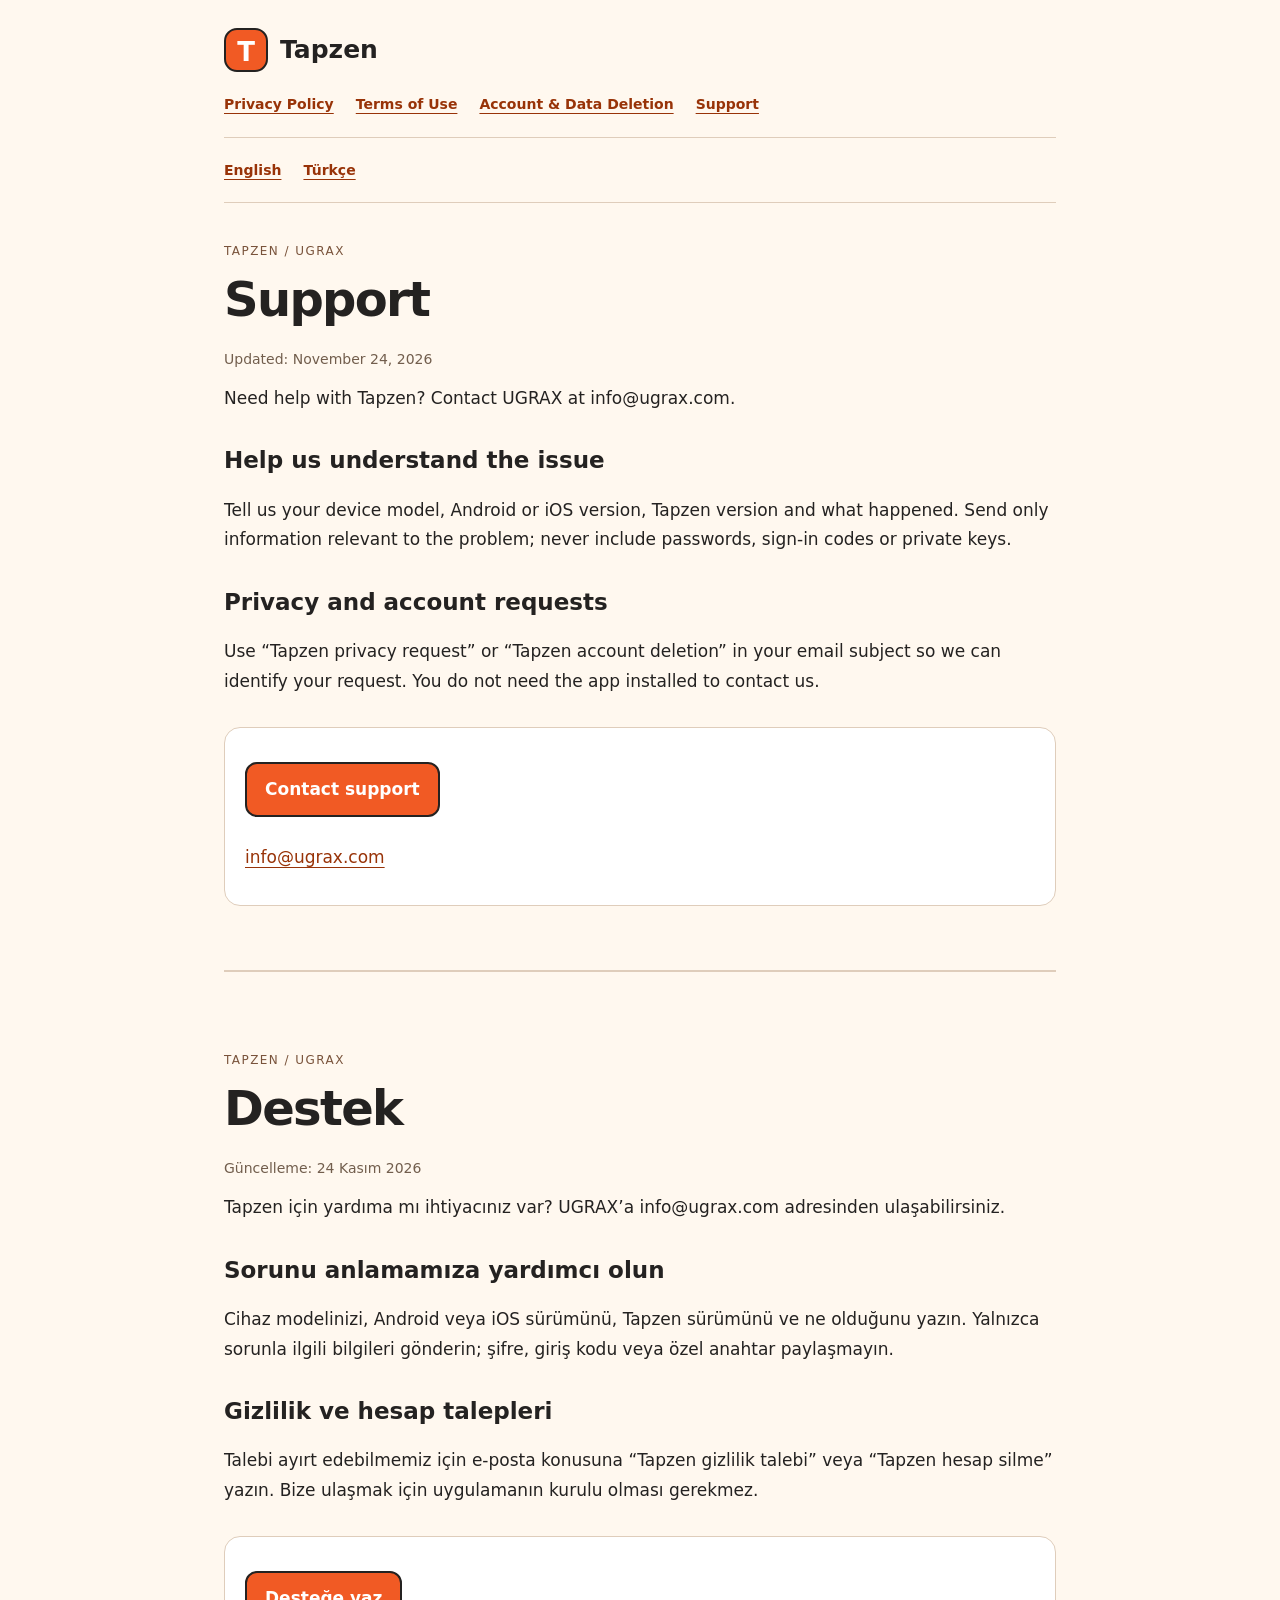
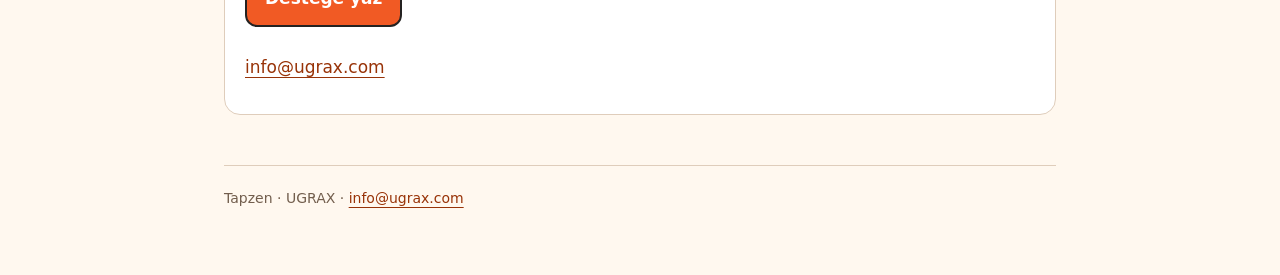
<file: support/index.html>
<!doctype html>
<html lang="en"><head><meta charset="utf-8"><meta name="viewport" content="width=device-width, initial-scale=1"><meta name="description" content="Tapzen by UGRAX: privacy, terms, support and account deletion."><title>Tapzen · Support</title><link rel="stylesheet" href="../style.css"></head>
<body><main class="wrap"><a class="brand" href="../"><span class="mark" aria-hidden="true">T</span>Tapzen</a><nav aria-label="Tapzen"><a href="../privacy/">Privacy Policy</a><a href="../terms/">Terms of Use</a><a href="../delete-account/">Account &amp; Data Deletion</a><a href="../support/">Support</a></nav><nav aria-label="Language"><a href="#en" lang="en">English</a><a href="#tr" lang="tr">Türkçe</a></nav><section class="doc" id="en" lang="en"><p class="eyebrow">Tapzen / UGRAX</p><h1>Support</h1><p class="date">Updated: November 24, 2026</p><p>Need help with Tapzen? Contact UGRAX at info@ugrax.com.</p><h2>Help us understand the issue</h2><p>Tell us your device model, Android or iOS version, Tapzen version and what happened. Send only information relevant to the problem; never include passwords, sign-in codes or private keys.</p><h2>Privacy and account requests</h2><p>Use “Tapzen privacy request” or “Tapzen account deletion” in your email subject so we can identify your request. You do not need the app installed to contact us.</p><div class="contact"><a class="button" href="mailto:info@ugrax.com?subject=Tapzen%20support">Contact support</a><p><a href="mailto:info@ugrax.com">info@ugrax.com</a></p></div></section><section class="doc" id="tr" lang="tr"><p class="eyebrow">Tapzen / UGRAX</p><h1>Destek</h1><p class="date">Güncelleme: 24 Kasım 2026</p><p>Tapzen için yardıma mı ihtiyacınız var? UGRAX’a info@ugrax.com adresinden ulaşabilirsiniz.</p><h2>Sorunu anlamamıza yardımcı olun</h2><p>Cihaz modelinizi, Android veya iOS sürümünü, Tapzen sürümünü ve ne olduğunu yazın. Yalnızca sorunla ilgili bilgileri gönderin; şifre, giriş kodu veya özel anahtar paylaşmayın.</p><h2>Gizlilik ve hesap talepleri</h2><p>Talebi ayırt edebilmemiz için e-posta konusuna “Tapzen gizlilik talebi” veya “Tapzen hesap silme” yazın. Bize ulaşmak için uygulamanın kurulu olması gerekmez.</p><div class="contact"><a class="button" href="mailto:info@ugrax.com?subject=Tapzen%20support">Desteğe yaz</a><p><a href="mailto:info@ugrax.com">info@ugrax.com</a></p></div></section><footer>Tapzen · UGRAX · <a href="mailto:info@ugrax.com">info@ugrax.com</a></footer></main></body></html>
</file>
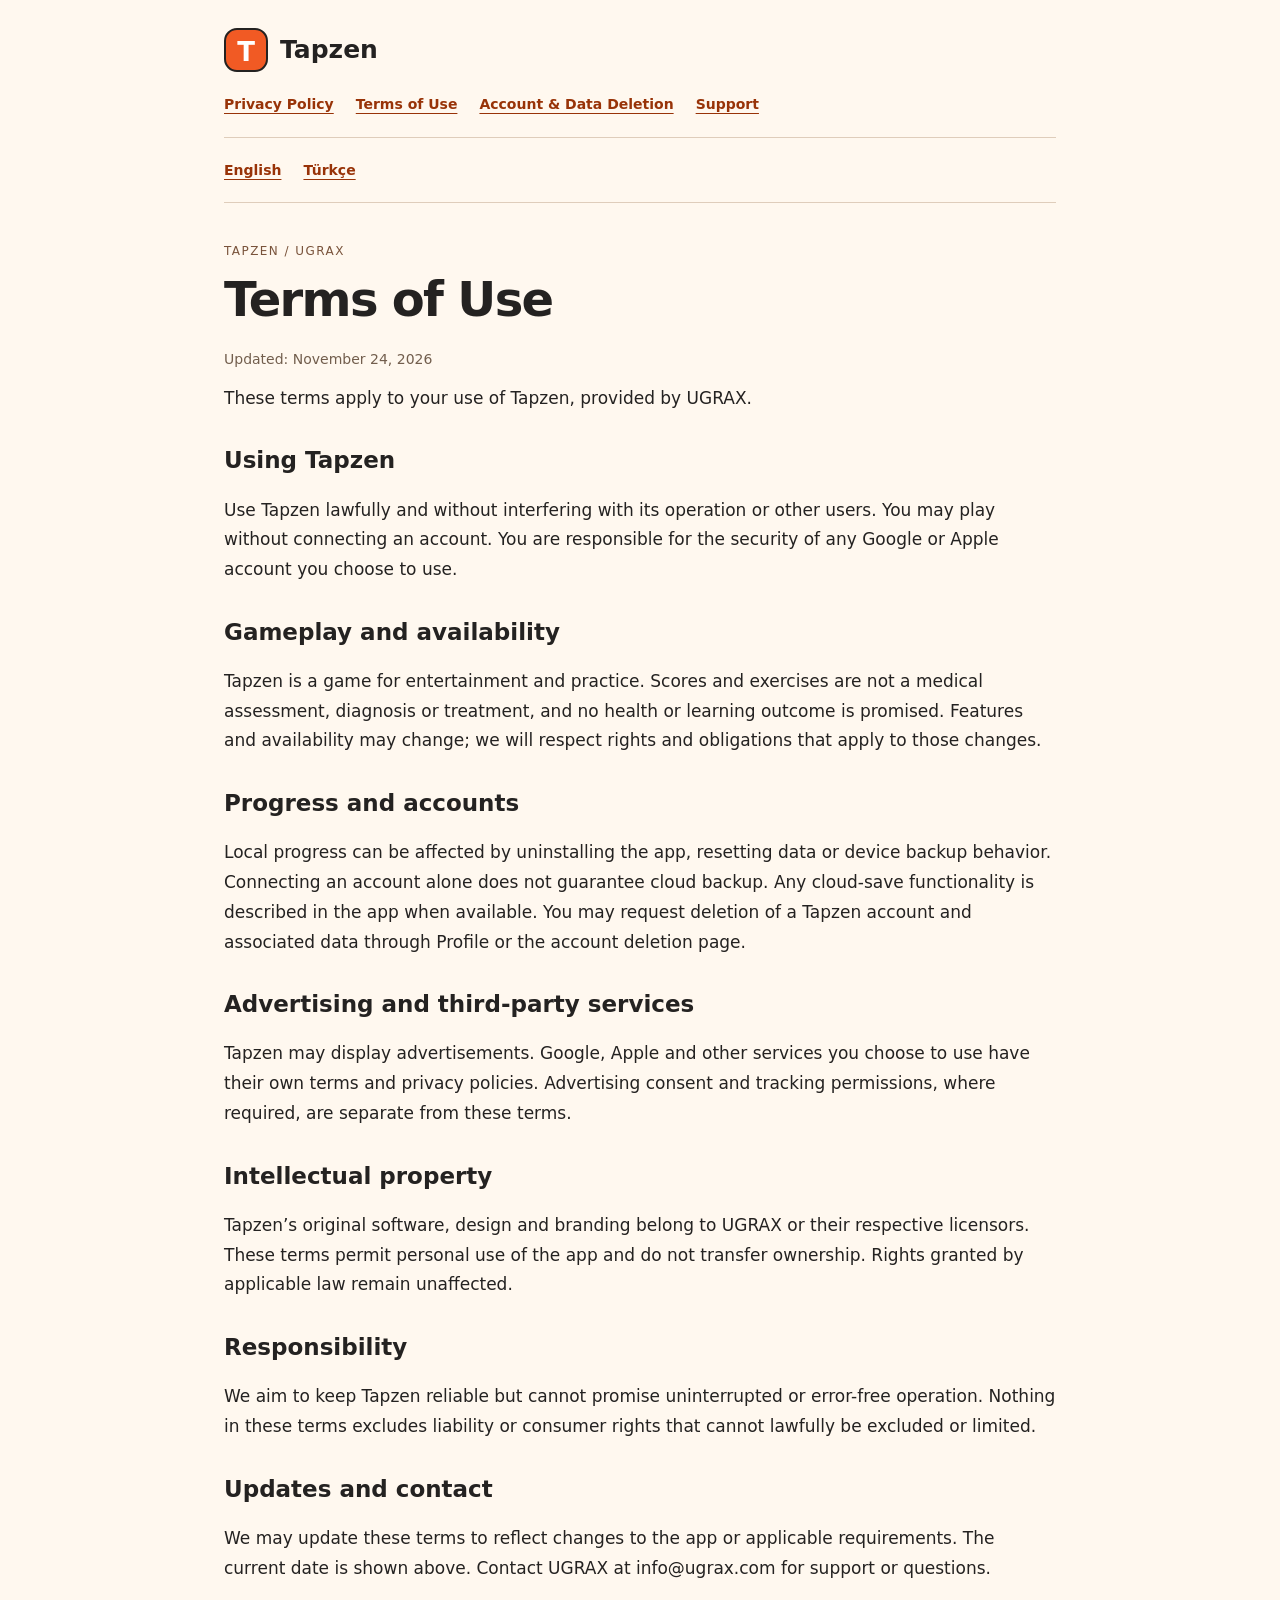
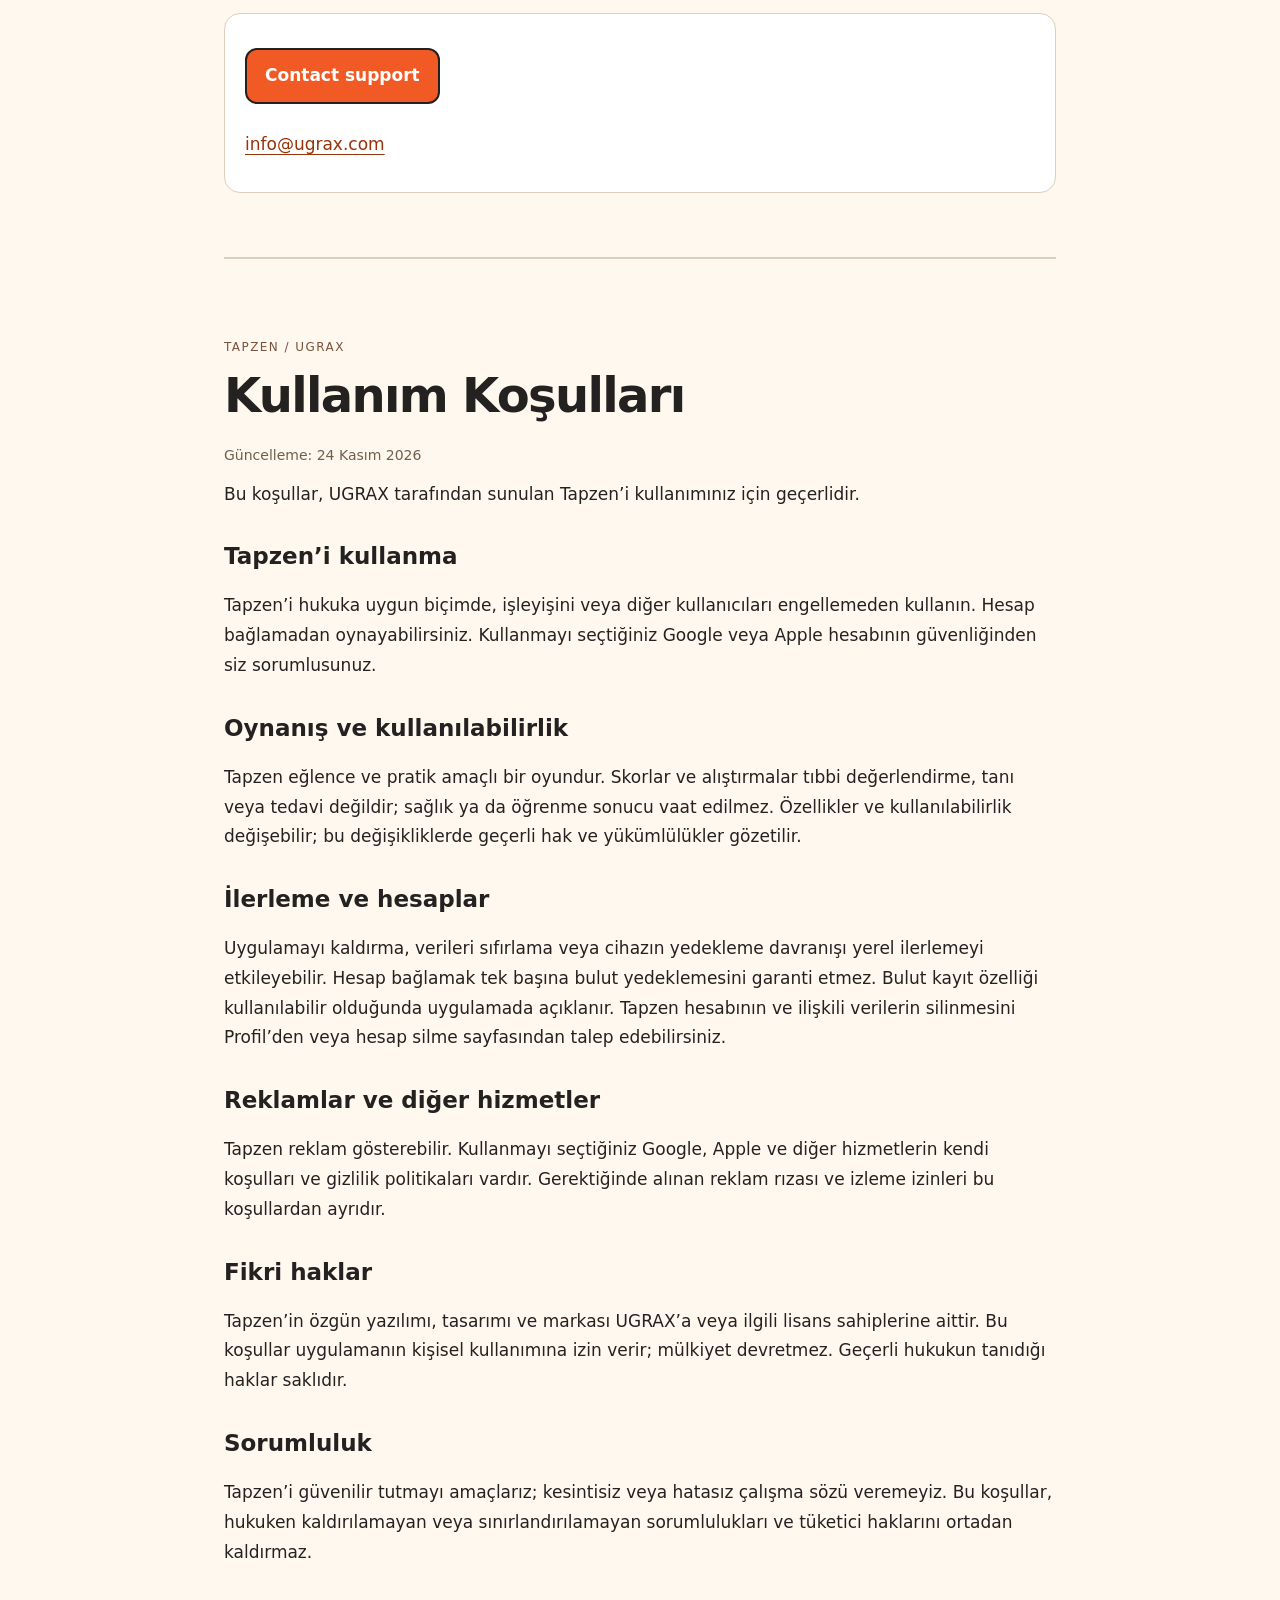
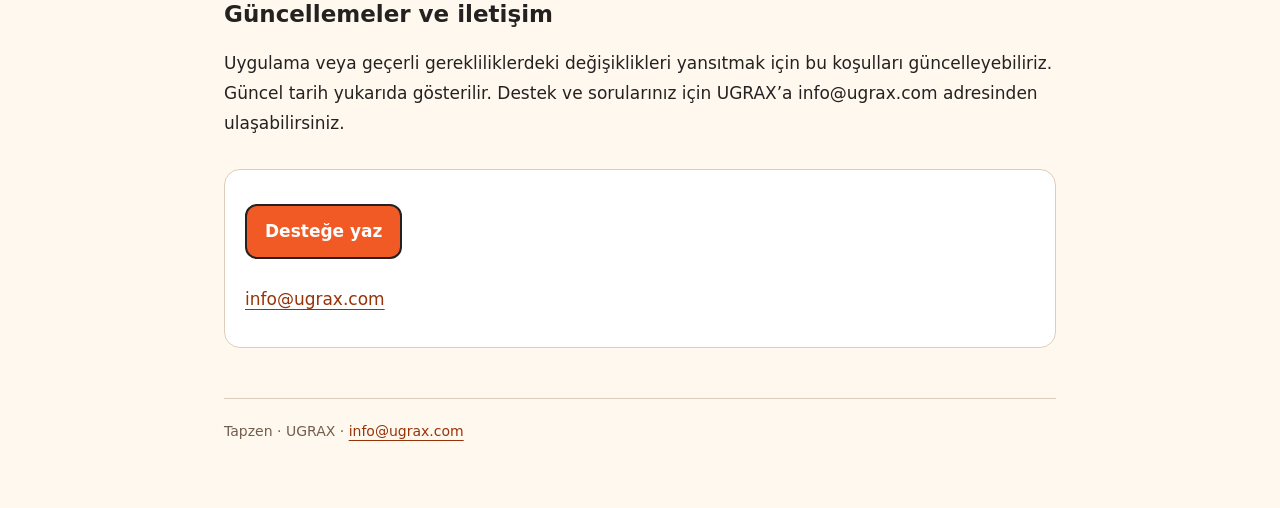
<file: terms/index.html>
<!doctype html>
<html lang="en"><head><meta charset="utf-8"><meta name="viewport" content="width=device-width, initial-scale=1"><meta name="description" content="Tapzen by UGRAX: privacy, terms, support and account deletion."><title>Tapzen · Terms of Use</title><link rel="stylesheet" href="../style.css"></head>
<body><main class="wrap"><a class="brand" href="../"><span class="mark" aria-hidden="true">T</span>Tapzen</a><nav aria-label="Tapzen"><a href="../privacy/">Privacy Policy</a><a href="../terms/">Terms of Use</a><a href="../delete-account/">Account &amp; Data Deletion</a><a href="../support/">Support</a></nav><nav aria-label="Language"><a href="#en" lang="en">English</a><a href="#tr" lang="tr">Türkçe</a></nav><section class="doc" id="en" lang="en"><p class="eyebrow">Tapzen / UGRAX</p><h1>Terms of Use</h1><p class="date">Updated: November 24, 2026</p><p>These terms apply to your use of Tapzen, provided by UGRAX.</p><h2>Using Tapzen</h2><p>Use Tapzen lawfully and without interfering with its operation or other users. You may play without connecting an account. You are responsible for the security of any Google or Apple account you choose to use.</p><h2>Gameplay and availability</h2><p>Tapzen is a game for entertainment and practice. Scores and exercises are not a medical assessment, diagnosis or treatment, and no health or learning outcome is promised. Features and availability may change; we will respect rights and obligations that apply to those changes.</p><h2>Progress and accounts</h2><p>Local progress can be affected by uninstalling the app, resetting data or device backup behavior. Connecting an account alone does not guarantee cloud backup. Any cloud-save functionality is described in the app when available. You may request deletion of a Tapzen account and associated data through Profile or the account deletion page.</p><h2>Advertising and third-party services</h2><p>Tapzen may display advertisements. Google, Apple and other services you choose to use have their own terms and privacy policies. Advertising consent and tracking permissions, where required, are separate from these terms.</p><h2>Intellectual property</h2><p>Tapzen’s original software, design and branding belong to UGRAX or their respective licensors. These terms permit personal use of the app and do not transfer ownership. Rights granted by applicable law remain unaffected.</p><h2>Responsibility</h2><p>We aim to keep Tapzen reliable but cannot promise uninterrupted or error-free operation. Nothing in these terms excludes liability or consumer rights that cannot lawfully be excluded or limited.</p><h2>Updates and contact</h2><p>We may update these terms to reflect changes to the app or applicable requirements. The current date is shown above. Contact UGRAX at info@ugrax.com for support or questions.</p><div class="contact"><a class="button" href="mailto:info@ugrax.com?subject=Tapzen%20support">Contact support</a><p><a href="mailto:info@ugrax.com">info@ugrax.com</a></p></div></section><section class="doc" id="tr" lang="tr"><p class="eyebrow">Tapzen / UGRAX</p><h1>Kullanım Koşulları</h1><p class="date">Güncelleme: 24 Kasım 2026</p><p>Bu koşullar, UGRAX tarafından sunulan Tapzen’i kullanımınız için geçerlidir.</p><h2>Tapzen’i kullanma</h2><p>Tapzen’i hukuka uygun biçimde, işleyişini veya diğer kullanıcıları engellemeden kullanın. Hesap bağlamadan oynayabilirsiniz. Kullanmayı seçtiğiniz Google veya Apple hesabının güvenliğinden siz sorumlusunuz.</p><h2>Oynanış ve kullanılabilirlik</h2><p>Tapzen eğlence ve pratik amaçlı bir oyundur. Skorlar ve alıştırmalar tıbbi değerlendirme, tanı veya tedavi değildir; sağlık ya da öğrenme sonucu vaat edilmez. Özellikler ve kullanılabilirlik değişebilir; bu değişikliklerde geçerli hak ve yükümlülükler gözetilir.</p><h2>İlerleme ve hesaplar</h2><p>Uygulamayı kaldırma, verileri sıfırlama veya cihazın yedekleme davranışı yerel ilerlemeyi etkileyebilir. Hesap bağlamak tek başına bulut yedeklemesini garanti etmez. Bulut kayıt özelliği kullanılabilir olduğunda uygulamada açıklanır. Tapzen hesabının ve ilişkili verilerin silinmesini Profil’den veya hesap silme sayfasından talep edebilirsiniz.</p><h2>Reklamlar ve diğer hizmetler</h2><p>Tapzen reklam gösterebilir. Kullanmayı seçtiğiniz Google, Apple ve diğer hizmetlerin kendi koşulları ve gizlilik politikaları vardır. Gerektiğinde alınan reklam rızası ve izleme izinleri bu koşullardan ayrıdır.</p><h2>Fikri haklar</h2><p>Tapzen’in özgün yazılımı, tasarımı ve markası UGRAX’a veya ilgili lisans sahiplerine aittir. Bu koşullar uygulamanın kişisel kullanımına izin verir; mülkiyet devretmez. Geçerli hukukun tanıdığı haklar saklıdır.</p><h2>Sorumluluk</h2><p>Tapzen’i güvenilir tutmayı amaçlarız; kesintisiz veya hatasız çalışma sözü veremeyiz. Bu koşullar, hukuken kaldırılamayan veya sınırlandırılamayan sorumlulukları ve tüketici haklarını ortadan kaldırmaz.</p><h2>Güncellemeler ve iletişim</h2><p>Uygulama veya geçerli gerekliliklerdeki değişiklikleri yansıtmak için bu koşulları güncelleyebiliriz. Güncel tarih yukarıda gösterilir. Destek ve sorularınız için UGRAX’a info@ugrax.com adresinden ulaşabilirsiniz.</p><div class="contact"><a class="button" href="mailto:info@ugrax.com?subject=Tapzen%20support">Desteğe yaz</a><p><a href="mailto:info@ugrax.com">info@ugrax.com</a></p></div></section><footer>Tapzen · UGRAX · <a href="mailto:info@ugrax.com">info@ugrax.com</a></footer></main></body></html>
</file>
<file: style.css>
*{box-sizing:border-box}html{scroll-behavior:smooth}body{margin:0;background:#fff8ef;color:#242221;font:17px/1.75 system-ui,-apple-system,sans-serif}a{color:#983308;text-underline-offset:4px}a:hover{color:#431701}a:focus-visible,button:focus-visible{outline:3px solid #1763ad;outline-offset:4px}.wrap{max-width:880px;margin:auto;padding:28px 24px 64px}.brand{display:flex;align-items:center;gap:12px;font-size:25px;font-weight:850;color:#242221;text-decoration:none}.mark{display:grid;place-items:center;width:44px;height:44px;background:#f15a24;border:2px solid #242221;border-radius:13px;color:white;font-size:26px}nav{display:flex;gap:10px 22px;flex-wrap:wrap;padding:20px 0;border-bottom:1px solid #dfcdbb}nav a{font-size:14px;font-weight:650}.eyebrow{margin:38px 0 8px;text-transform:uppercase;letter-spacing:.12em;font-size:12px;color:#79533b}h1{font-size:clamp(30px,6vw,48px);line-height:1.15;letter-spacing:-.035em;margin:10px 0 20px}h2{font-size:23px;line-height:1.35;margin-top:32px}p{margin:12px 0}.date{font-size:14px;color:#725e4d}.doc{scroll-margin-top:20px}.doc+.doc{margin-top:64px;padding-top:40px;border-top:2px solid #dfcdbb}.button{display:inline-block;border:2px solid #242221;border-radius:12px;background:#f15a24;color:#fff;text-decoration:none;font-weight:750;padding:11px 18px;margin:14px 0}.button:hover{color:#fff;background:#c63d0b}.contact{background:#fff;border:1px solid #dfcdbb;border-radius:16px;padding:20px;margin-top:30px;overflow-wrap:anywhere}.links{display:grid;grid-template-columns:1fr 1fr;gap:14px;margin:30px 0}.links a{padding:20px;background:white;border:1px solid #dfcdbb;border-radius:14px;font-weight:700}footer{font-size:14px;margin-top:50px;color:#725e4d;border-top:1px solid #dfcdbb;padding-top:20px}@media(max-width:520px){.wrap{padding:20px 18px 44px}.links{grid-template-columns:1fr}nav{gap:8px 16px}h2{font-size:21px}}
</file>
